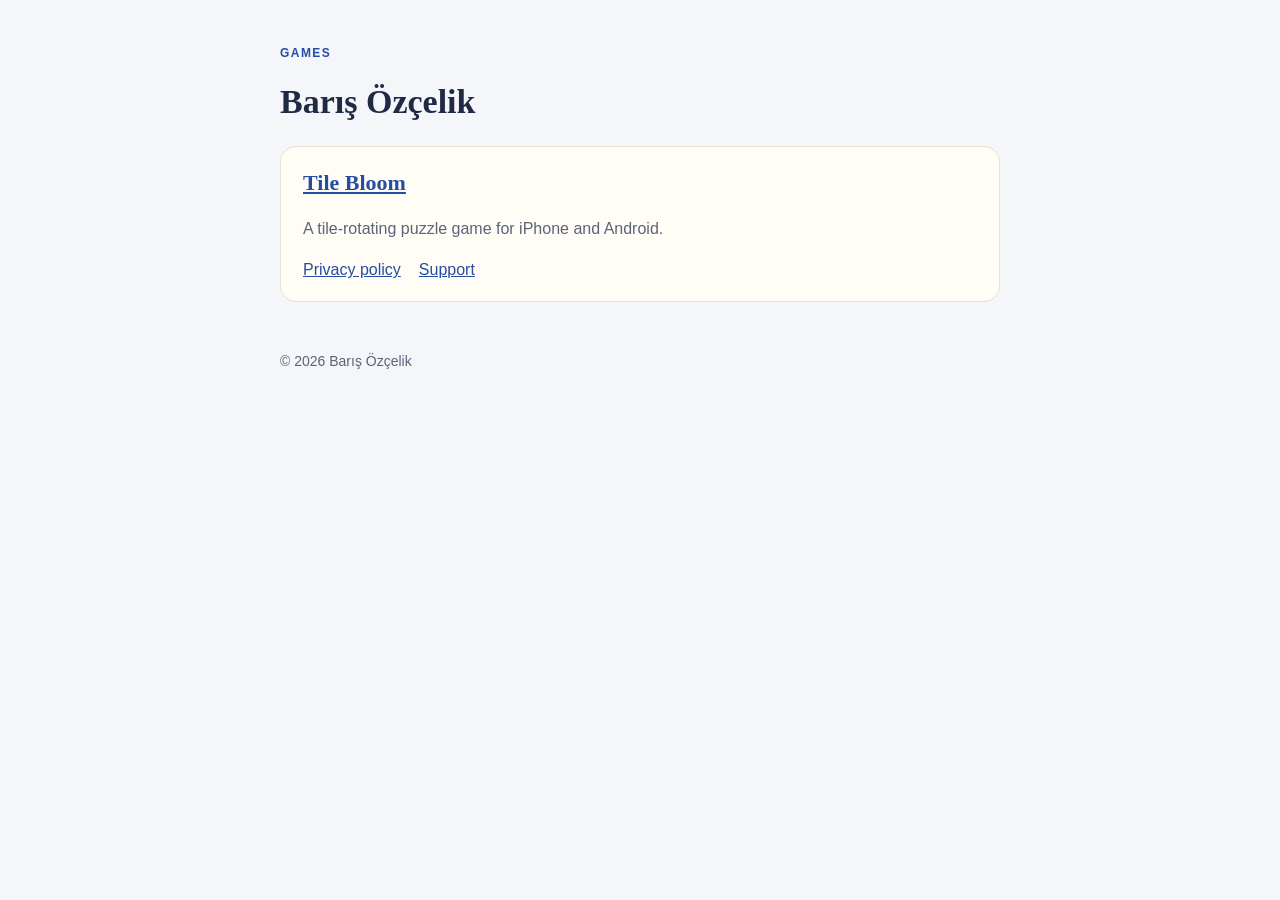
<file: index.html>
<!doctype html>
<html lang="en"><head><meta charset="utf-8"><meta name="viewport" content="width=device-width, initial-scale=1"><title>Barış Özçelik – Games</title><link rel="stylesheet" href="style.css"></head>
<body><main>
<p class="kicker">Games</p>
<h1>Barış Özçelik</h1>
<div class="card"><h2 style="margin-top:0"><a href="tile-bloom/">Tile Bloom</a></h2><p class="muted">A tile-rotating puzzle game for iPhone and Android.</p><nav><a href="tile-bloom/privacy.html">Privacy policy</a><a href="tile-bloom/support.html">Support</a></nav></div>
<footer>© 2026 Barış Özçelik</footer>
</main></body></html>
</file>
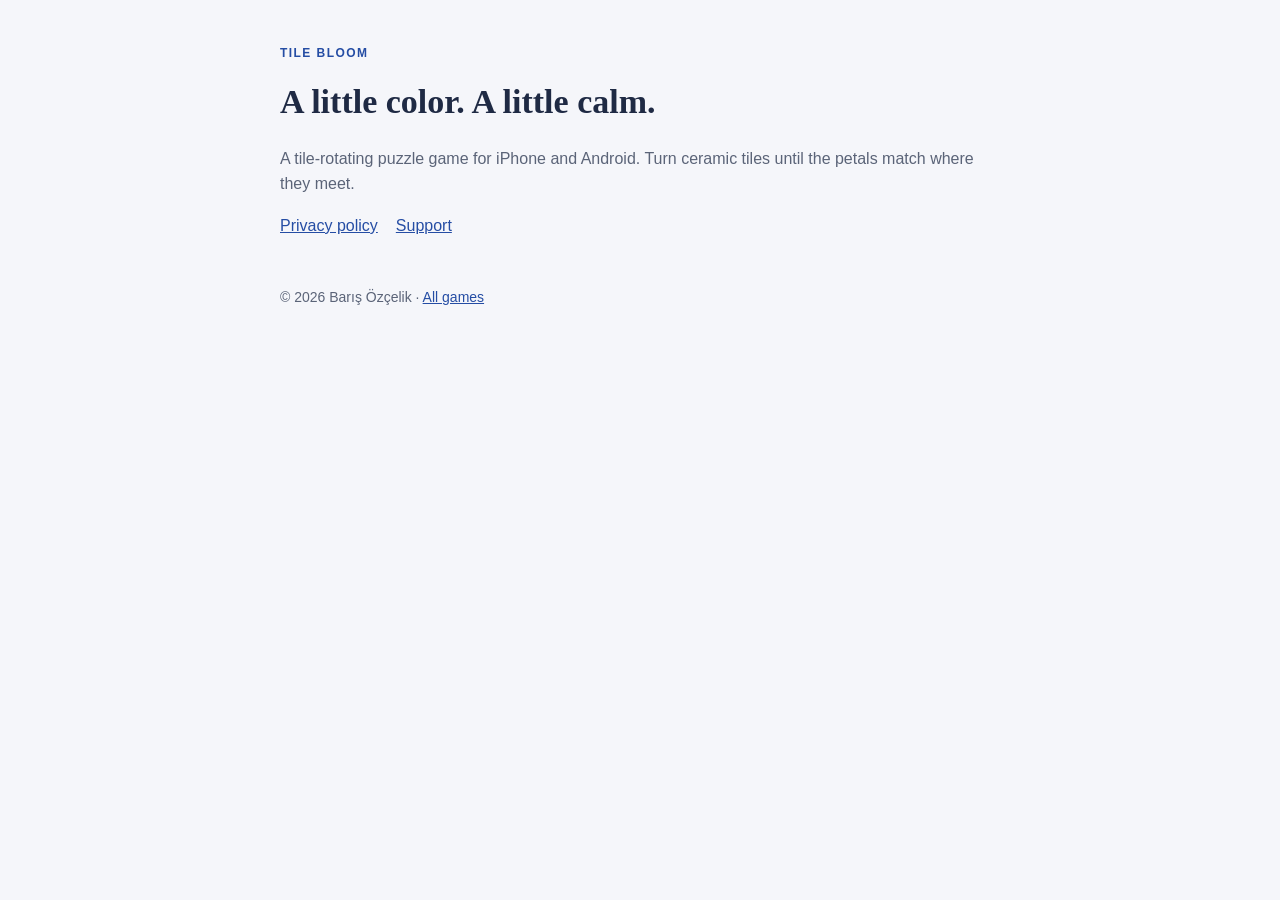
<file: tile-bloom/index.html>
<!doctype html>
<html lang="en"><head><meta charset="utf-8"><meta name="viewport" content="width=device-width, initial-scale=1"><title>Tile Bloom</title><link rel="stylesheet" href="../style.css"></head>
<body><main>
<p class="kicker">Tile Bloom</p>
<h1>A little color. A little calm.</h1>
<p class="muted">A tile-rotating puzzle game for iPhone and Android. Turn ceramic tiles until the petals match where they meet.</p>
<nav><a href="privacy.html">Privacy policy</a><a href="support.html">Support</a></nav>
<footer>© 2026 Barış Özçelik · <a href="../">All games</a></footer>
</main></body></html>
</file>
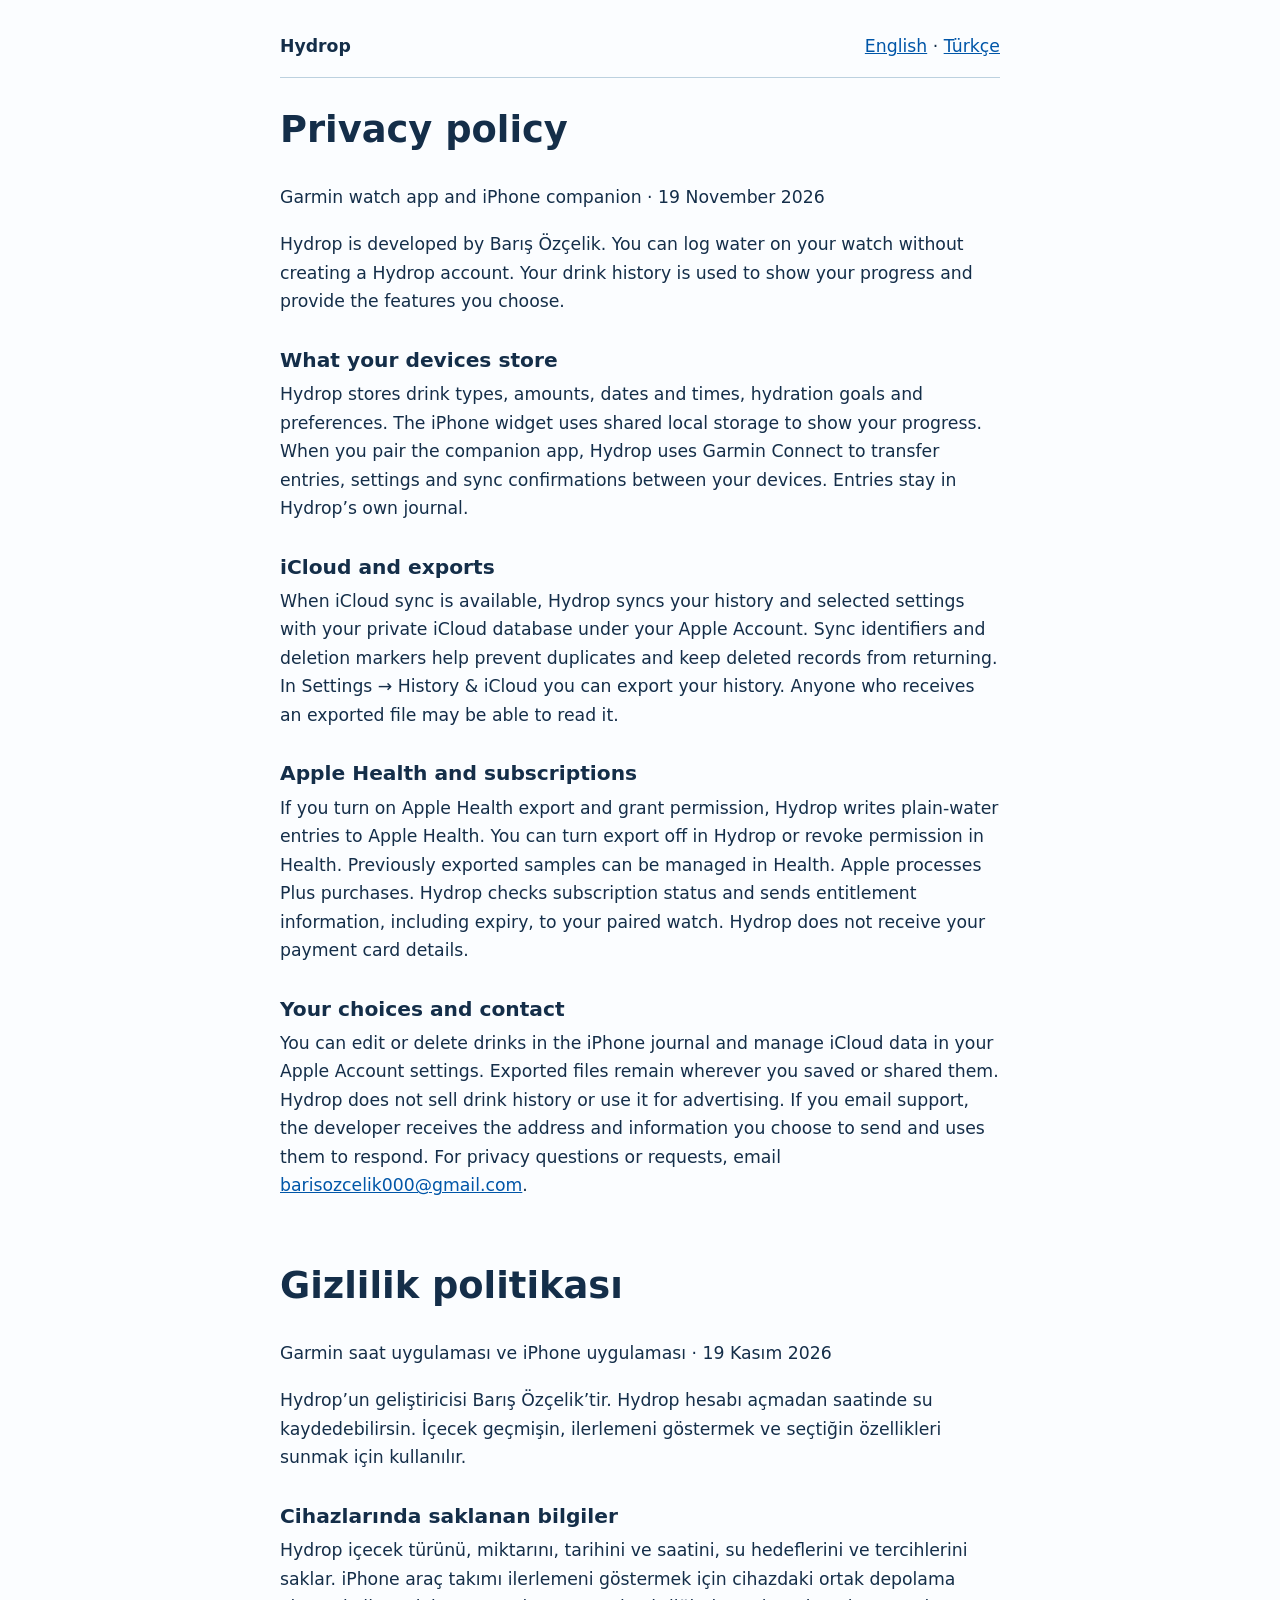
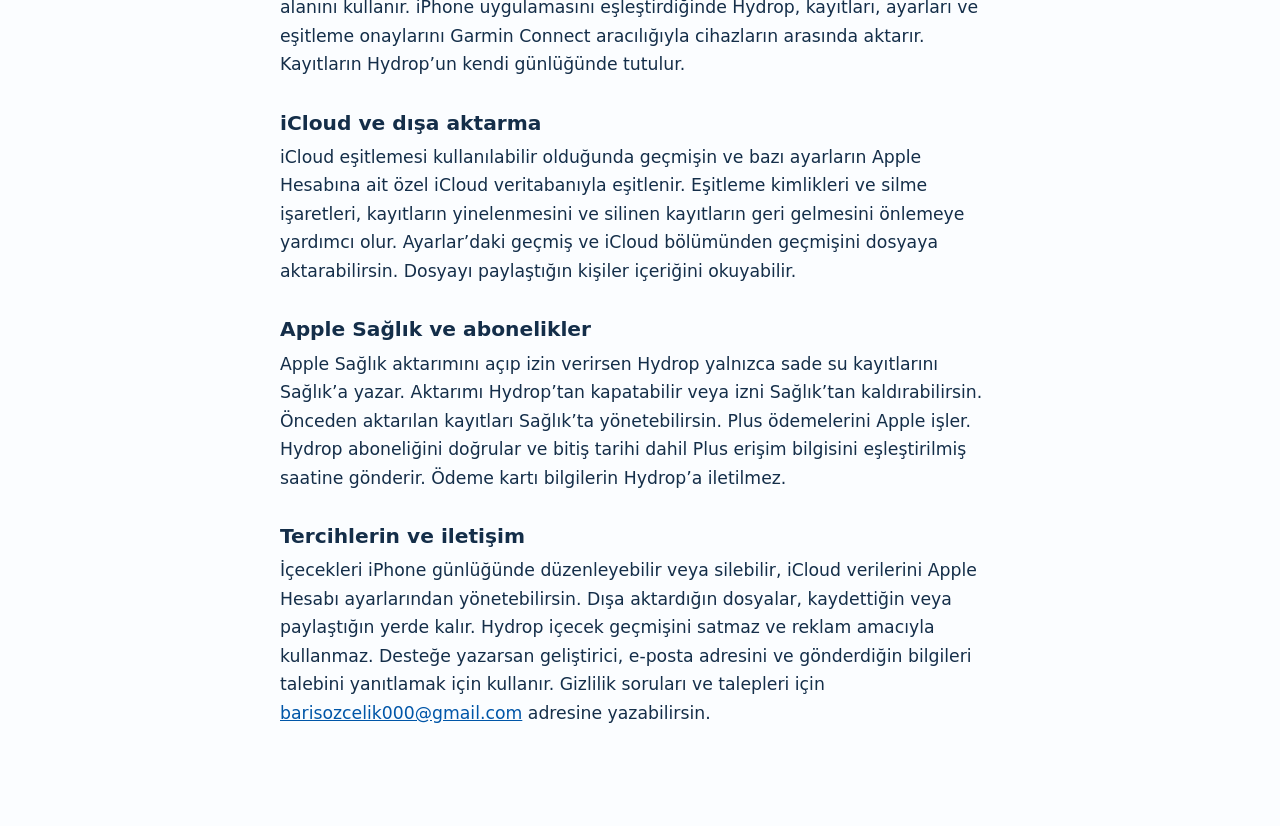
<file: hydrop/privacy/index.html>
<!doctype html><html lang="en"><meta charset="utf-8"><meta name="viewport" content="width=device-width, initial-scale=1"><title>Hydrop Privacy · Gizlilik</title><style>body{max-width:45rem;margin:auto;padding:2rem 1.3rem 5rem;color:#142e49;background:#fbfdff;font:1.08rem/1.65 system-ui}nav{display:flex;justify-content:space-between;border-bottom:1px solid #bcd1df;padding-bottom:1rem}a{color:#0056a8}h1,h2,h3{line-height:1.2}h1,h2{font-size:2.3rem}h3{margin:2rem 0 .4rem}p{margin:.5rem 0 1.2rem}section{margin-top:4rem}</style>
<nav><strong>Hydrop</strong><span><a href="#en">English</a> · <a href="#tr" lang="tr">Türkçe</a></span></nav><main>
<article id="en"><h1>Privacy policy</h1><p>Garmin watch app and iPhone companion · 19 November 2026</p>
<p>Hydrop is developed by Barış Özçelik. You can log water on your watch without creating a Hydrop account. Your drink history is used to show your progress and provide the features you choose.</p>
<h3>What your devices store</h3><p>Hydrop stores drink types, amounts, dates and times, hydration goals and preferences. The iPhone widget uses shared local storage to show your progress. When you pair the companion app, Hydrop uses Garmin Connect to transfer entries, settings and sync confirmations between your devices. Entries stay in Hydrop’s own journal.</p>
<h3>iCloud and exports</h3><p>When iCloud sync is available, Hydrop syncs your history and selected settings with your private iCloud database under your Apple Account. Sync identifiers and deletion markers help prevent duplicates and keep deleted records from returning. In Settings → History &amp; iCloud you can export your history. Anyone who receives an exported file may be able to read it.</p>
<h3>Apple Health and subscriptions</h3><p>If you turn on Apple Health export and grant permission, Hydrop writes plain-water entries to Apple Health. You can turn export off in Hydrop or revoke permission in Health. Previously exported samples can be managed in Health. Apple processes Plus purchases. Hydrop checks subscription status and sends entitlement information, including expiry, to your paired watch. Hydrop does not receive your payment card details.</p>
<h3>Your choices and contact</h3><p>You can edit or delete drinks in the iPhone journal and manage iCloud data in your Apple Account settings. Exported files remain wherever you saved or shared them. Hydrop does not sell drink history or use it for advertising. If you email support, the developer receives the address and information you choose to send and uses them to respond. For privacy questions or requests, email <a href="mailto:barisozcelik000@gmail.com">barisozcelik000@gmail.com</a>.</p></article>
<section lang="tr" id="tr"><h2>Gizlilik politikası</h2><p>Garmin saat uygulaması ve iPhone uygulaması · 19 Kasım 2026</p><p>Hydrop’un geliştiricisi Barış Özçelik’tir. Hydrop hesabı açmadan saatinde su kaydedebilirsin. İçecek geçmişin, ilerlemeni göstermek ve seçtiğin özellikleri sunmak için kullanılır.</p>
<h3>Cihazlarında saklanan bilgiler</h3><p>Hydrop içecek türünü, miktarını, tarihini ve saatini, su hedeflerini ve tercihlerini saklar. iPhone araç takımı ilerlemeni göstermek için cihazdaki ortak depolama alanını kullanır. iPhone uygulamasını eşleştirdiğinde Hydrop, kayıtları, ayarları ve eşitleme onaylarını Garmin Connect aracılığıyla cihazların arasında aktarır. Kayıtların Hydrop’un kendi günlüğünde tutulur.</p>
<h3>iCloud ve dışa aktarma</h3><p>iCloud eşitlemesi kullanılabilir olduğunda geçmişin ve bazı ayarların Apple Hesabına ait özel iCloud veritabanıyla eşitlenir. Eşitleme kimlikleri ve silme işaretleri, kayıtların yinelenmesini ve silinen kayıtların geri gelmesini önlemeye yardımcı olur. Ayarlar’daki geçmiş ve iCloud bölümünden geçmişini dosyaya aktarabilirsin. Dosyayı paylaştığın kişiler içeriğini okuyabilir.</p>
<h3>Apple Sağlık ve abonelikler</h3><p>Apple Sağlık aktarımını açıp izin verirsen Hydrop yalnızca sade su kayıtlarını Sağlık’a yazar. Aktarımı Hydrop’tan kapatabilir veya izni Sağlık’tan kaldırabilirsin. Önceden aktarılan kayıtları Sağlık’ta yönetebilirsin. Plus ödemelerini Apple işler. Hydrop aboneliğini doğrular ve bitiş tarihi dahil Plus erişim bilgisini eşleştirilmiş saatine gönderir. Ödeme kartı bilgilerin Hydrop’a iletilmez.</p>
<h3>Tercihlerin ve iletişim</h3><p>İçecekleri iPhone günlüğünde düzenleyebilir veya silebilir, iCloud verilerini Apple Hesabı ayarlarından yönetebilirsin. Dışa aktardığın dosyalar, kaydettiğin veya paylaştığın yerde kalır. Hydrop içecek geçmişini satmaz ve reklam amacıyla kullanmaz. Desteğe yazarsan geliştirici, e-posta adresini ve gönderdiğin bilgileri talebini yanıtlamak için kullanır. Gizlilik soruları ve talepleri için <a href="mailto:barisozcelik000@gmail.com">barisozcelik000@gmail.com</a> adresine yazabilirsin.</p></section></main></html>
</file>
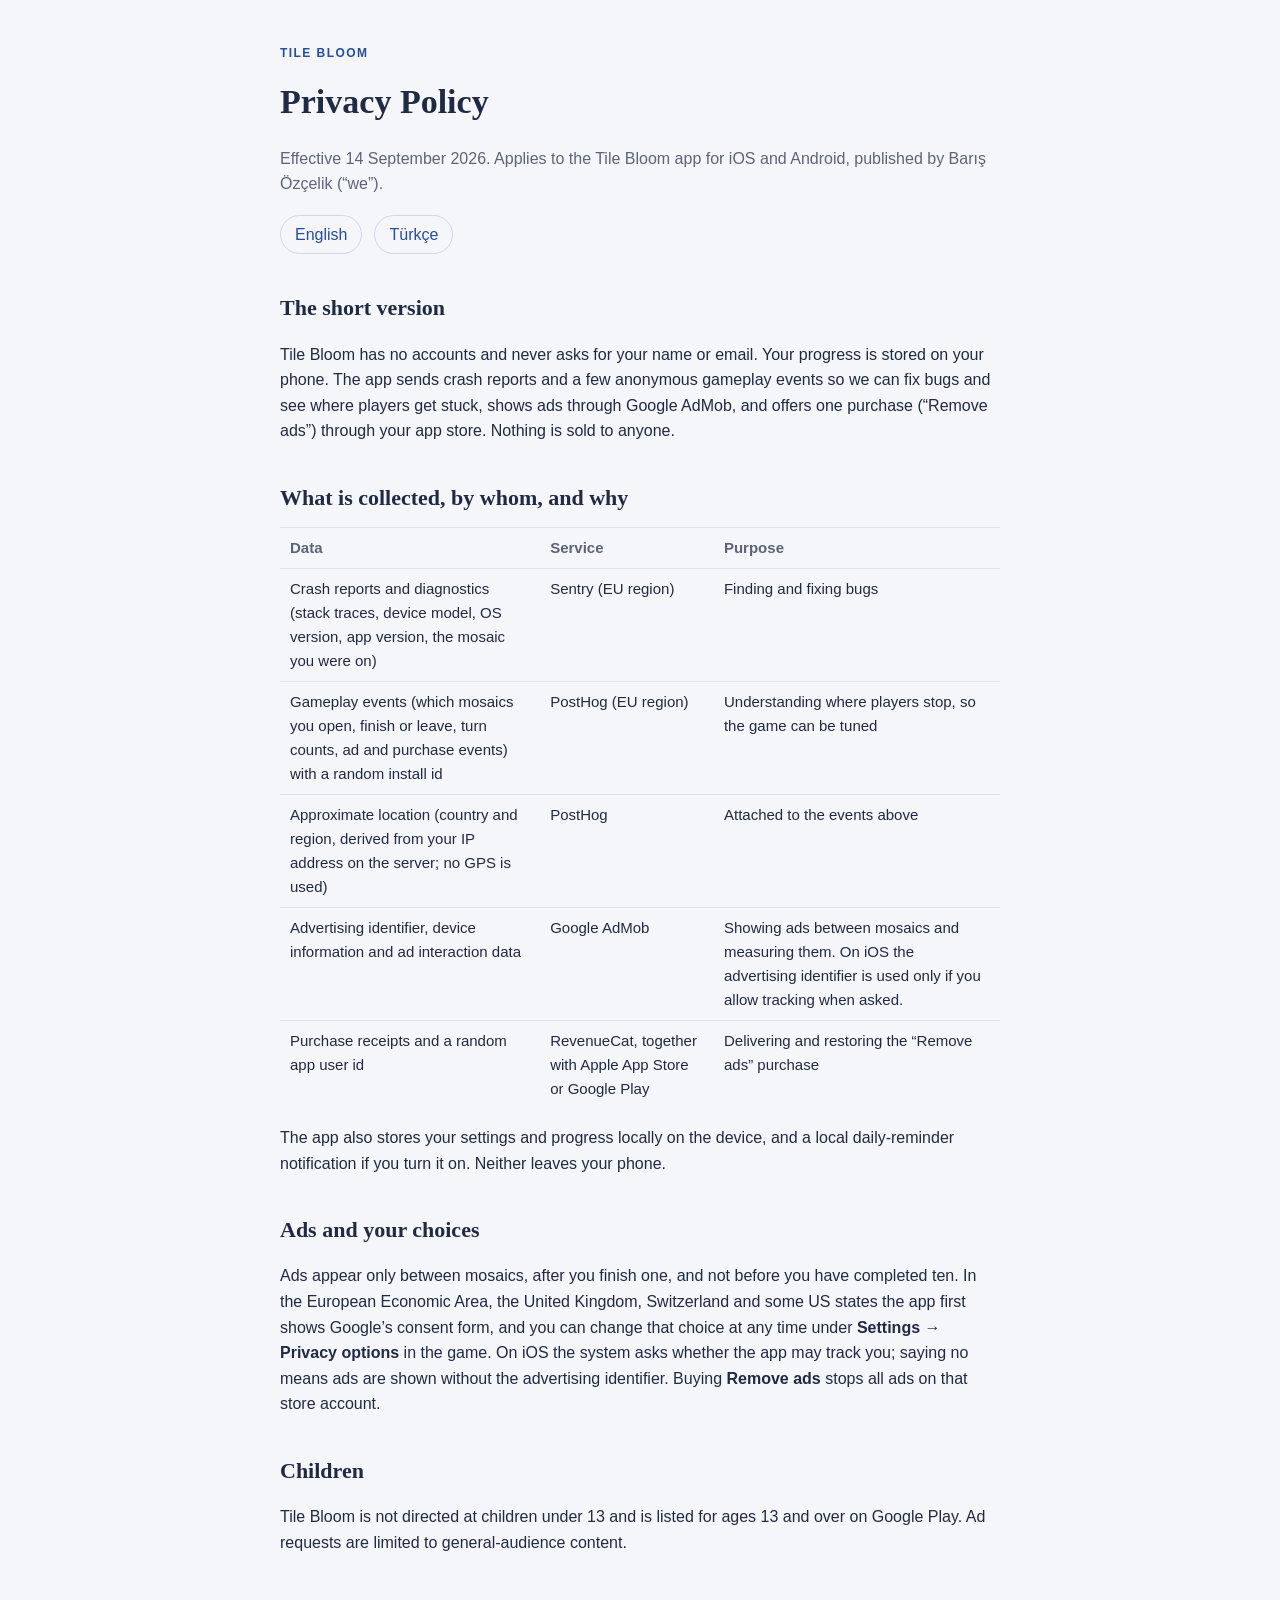
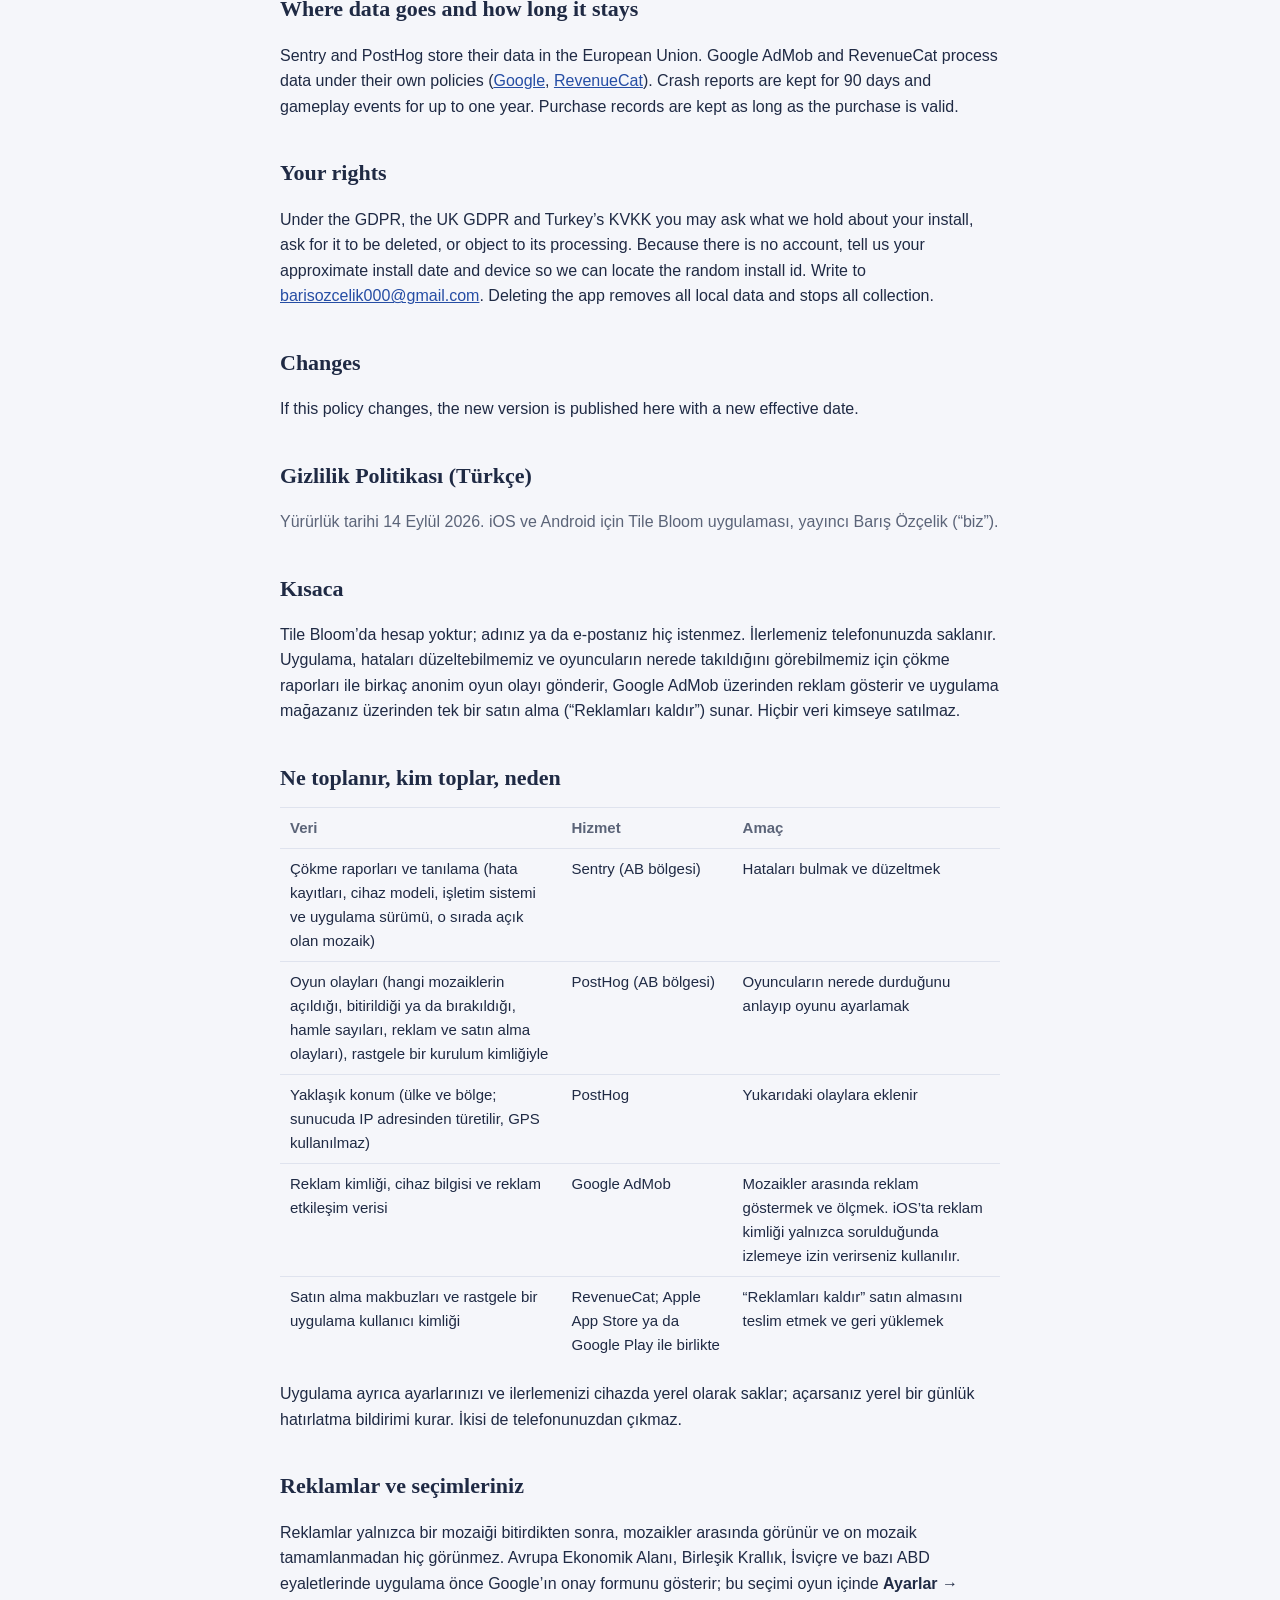
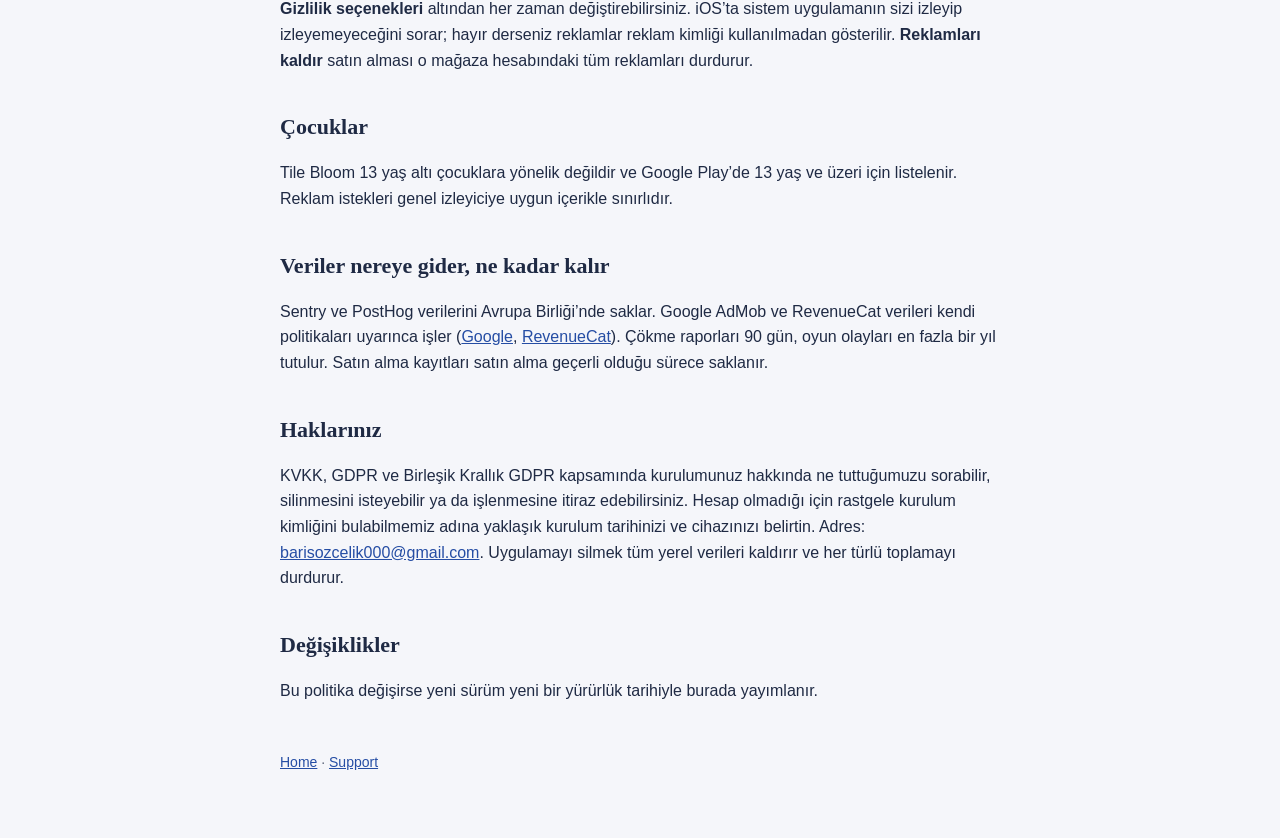
<file: privacy.html>
<!doctype html>
<html lang="en"><head><meta charset="utf-8"><meta name="viewport" content="width=device-width, initial-scale=1"><title>Tile Bloom – Privacy Policy</title><link rel="stylesheet" href="style.css"></head>
<body><main>
<p class="kicker">Tile Bloom</p>
<h1>Privacy Policy</h1>
<p class="muted">Effective 14 September 2026. Applies to the Tile Bloom app for iOS and Android, published by Barış Özçelik (“we”).</p>
<div class="lang"><a href="#en">English</a><a href="#tr">Türkçe</a></div>

<section id="en">
<h2>The short version</h2>
<p>Tile Bloom has no accounts and never asks for your name or email. Your progress is stored on your phone. The app sends crash reports and a few anonymous gameplay events so we can fix bugs and see where players get stuck, shows ads through Google AdMob, and offers one purchase (“Remove ads”) through your app store. Nothing is sold to anyone.</p>

<h2>What is collected, by whom, and why</h2>
<table>
<tr><th>Data</th><th>Service</th><th>Purpose</th></tr>
<tr><td>Crash reports and diagnostics (stack traces, device model, OS version, app version, the mosaic you were on)</td><td>Sentry (EU region)</td><td>Finding and fixing bugs</td></tr>
<tr><td>Gameplay events (which mosaics you open, finish or leave, turn counts, ad and purchase events) with a random install id</td><td>PostHog (EU region)</td><td>Understanding where players stop, so the game can be tuned</td></tr>
<tr><td>Approximate location (country and region, derived from your IP address on the server; no GPS is used)</td><td>PostHog</td><td>Attached to the events above</td></tr>
<tr><td>Advertising identifier, device information and ad interaction data</td><td>Google AdMob</td><td>Showing ads between mosaics and measuring them. On iOS the advertising identifier is used only if you allow tracking when asked.</td></tr>
<tr><td>Purchase receipts and a random app user id</td><td>RevenueCat, together with Apple App Store or Google Play</td><td>Delivering and restoring the “Remove ads” purchase</td></tr>
</table>
<p>The app also stores your settings and progress locally on the device, and a local daily-reminder notification if you turn it on. Neither leaves your phone.</p>

<h2>Ads and your choices</h2>
<p>Ads appear only between mosaics, after you finish one, and not before you have completed ten. In the European Economic Area, the United Kingdom, Switzerland and some US states the app first shows Google’s consent form, and you can change that choice at any time under <strong>Settings → Privacy options</strong> in the game. On iOS the system asks whether the app may track you; saying no means ads are shown without the advertising identifier. Buying <strong>Remove ads</strong> stops all ads on that store account.</p>

<h2>Children</h2>
<p>Tile Bloom is not directed at children under 13 and is listed for ages 13 and over on Google Play. Ad requests are limited to general-audience content.</p>

<h2>Where data goes and how long it stays</h2>
<p>Sentry and PostHog store their data in the European Union. Google AdMob and RevenueCat process data under their own policies (<a href="https://policies.google.com/privacy">Google</a>, <a href="https://www.revenuecat.com/privacy">RevenueCat</a>). Crash reports are kept for 90 days and gameplay events for up to one year. Purchase records are kept as long as the purchase is valid.</p>

<h2>Your rights</h2>
<p>Under the GDPR, the UK GDPR and Turkey’s KVKK you may ask what we hold about your install, ask for it to be deleted, or object to its processing. Because there is no account, tell us your approximate install date and device so we can locate the random install id. Write to <a href="mailto:barisozcelik000@gmail.com">barisozcelik000@gmail.com</a>. Deleting the app removes all local data and stops all collection.</p>

<h2>Changes</h2>
<p>If this policy changes, the new version is published here with a new effective date.</p>
</section>

<section id="tr" lang="tr">
<h2>Gizlilik Politikası (Türkçe)</h2>
<p class="muted">Yürürlük tarihi 14 Eylül 2026. iOS ve Android için Tile Bloom uygulaması, yayıncı Barış Özçelik (“biz”).</p>

<h2>Kısaca</h2>
<p>Tile Bloom’da hesap yoktur; adınız ya da e-postanız hiç istenmez. İlerlemeniz telefonunuzda saklanır. Uygulama, hataları düzeltebilmemiz ve oyuncuların nerede takıldığını görebilmemiz için çökme raporları ile birkaç anonim oyun olayı gönderir, Google AdMob üzerinden reklam gösterir ve uygulama mağazanız üzerinden tek bir satın alma (“Reklamları kaldır”) sunar. Hiçbir veri kimseye satılmaz.</p>

<h2>Ne toplanır, kim toplar, neden</h2>
<table>
<tr><th>Veri</th><th>Hizmet</th><th>Amaç</th></tr>
<tr><td>Çökme raporları ve tanılama (hata kayıtları, cihaz modeli, işletim sistemi ve uygulama sürümü, o sırada açık olan mozaik)</td><td>Sentry (AB bölgesi)</td><td>Hataları bulmak ve düzeltmek</td></tr>
<tr><td>Oyun olayları (hangi mozaiklerin açıldığı, bitirildiği ya da bırakıldığı, hamle sayıları, reklam ve satın alma olayları), rastgele bir kurulum kimliğiyle</td><td>PostHog (AB bölgesi)</td><td>Oyuncuların nerede durduğunu anlayıp oyunu ayarlamak</td></tr>
<tr><td>Yaklaşık konum (ülke ve bölge; sunucuda IP adresinden türetilir, GPS kullanılmaz)</td><td>PostHog</td><td>Yukarıdaki olaylara eklenir</td></tr>
<tr><td>Reklam kimliği, cihaz bilgisi ve reklam etkileşim verisi</td><td>Google AdMob</td><td>Mozaikler arasında reklam göstermek ve ölçmek. iOS’ta reklam kimliği yalnızca sorulduğunda izlemeye izin verirseniz kullanılır.</td></tr>
<tr><td>Satın alma makbuzları ve rastgele bir uygulama kullanıcı kimliği</td><td>RevenueCat; Apple App Store ya da Google Play ile birlikte</td><td>“Reklamları kaldır” satın almasını teslim etmek ve geri yüklemek</td></tr>
</table>
<p>Uygulama ayrıca ayarlarınızı ve ilerlemenizi cihazda yerel olarak saklar; açarsanız yerel bir günlük hatırlatma bildirimi kurar. İkisi de telefonunuzdan çıkmaz.</p>

<h2>Reklamlar ve seçimleriniz</h2>
<p>Reklamlar yalnızca bir mozaiği bitirdikten sonra, mozaikler arasında görünür ve on mozaik tamamlanmadan hiç görünmez. Avrupa Ekonomik Alanı, Birleşik Krallık, İsviçre ve bazı ABD eyaletlerinde uygulama önce Google’ın onay formunu gösterir; bu seçimi oyun içinde <strong>Ayarlar → Gizlilik seçenekleri</strong> altından her zaman değiştirebilirsiniz. iOS’ta sistem uygulamanın sizi izleyip izleyemeyeceğini sorar; hayır derseniz reklamlar reklam kimliği kullanılmadan gösterilir. <strong>Reklamları kaldır</strong> satın alması o mağaza hesabındaki tüm reklamları durdurur.</p>

<h2>Çocuklar</h2>
<p>Tile Bloom 13 yaş altı çocuklara yönelik değildir ve Google Play’de 13 yaş ve üzeri için listelenir. Reklam istekleri genel izleyiciye uygun içerikle sınırlıdır.</p>

<h2>Veriler nereye gider, ne kadar kalır</h2>
<p>Sentry ve PostHog verilerini Avrupa Birliği’nde saklar. Google AdMob ve RevenueCat verileri kendi politikaları uyarınca işler (<a href="https://policies.google.com/privacy">Google</a>, <a href="https://www.revenuecat.com/privacy">RevenueCat</a>). Çökme raporları 90 gün, oyun olayları en fazla bir yıl tutulur. Satın alma kayıtları satın alma geçerli olduğu sürece saklanır.</p>

<h2>Haklarınız</h2>
<p>KVKK, GDPR ve Birleşik Krallık GDPR kapsamında kurulumunuz hakkında ne tuttuğumuzu sorabilir, silinmesini isteyebilir ya da işlenmesine itiraz edebilirsiniz. Hesap olmadığı için rastgele kurulum kimliğini bulabilmemiz adına yaklaşık kurulum tarihinizi ve cihazınızı belirtin. Adres: <a href="mailto:barisozcelik000@gmail.com">barisozcelik000@gmail.com</a>. Uygulamayı silmek tüm yerel verileri kaldırır ve her türlü toplamayı durdurur.</p>

<h2>Değişiklikler</h2>
<p>Bu politika değişirse yeni sürüm yeni bir yürürlük tarihiyle burada yayımlanır.</p>
</section>

<footer><a href="index.html">Home</a> · <a href="support.html">Support</a></footer>
</main></body></html>
</file>
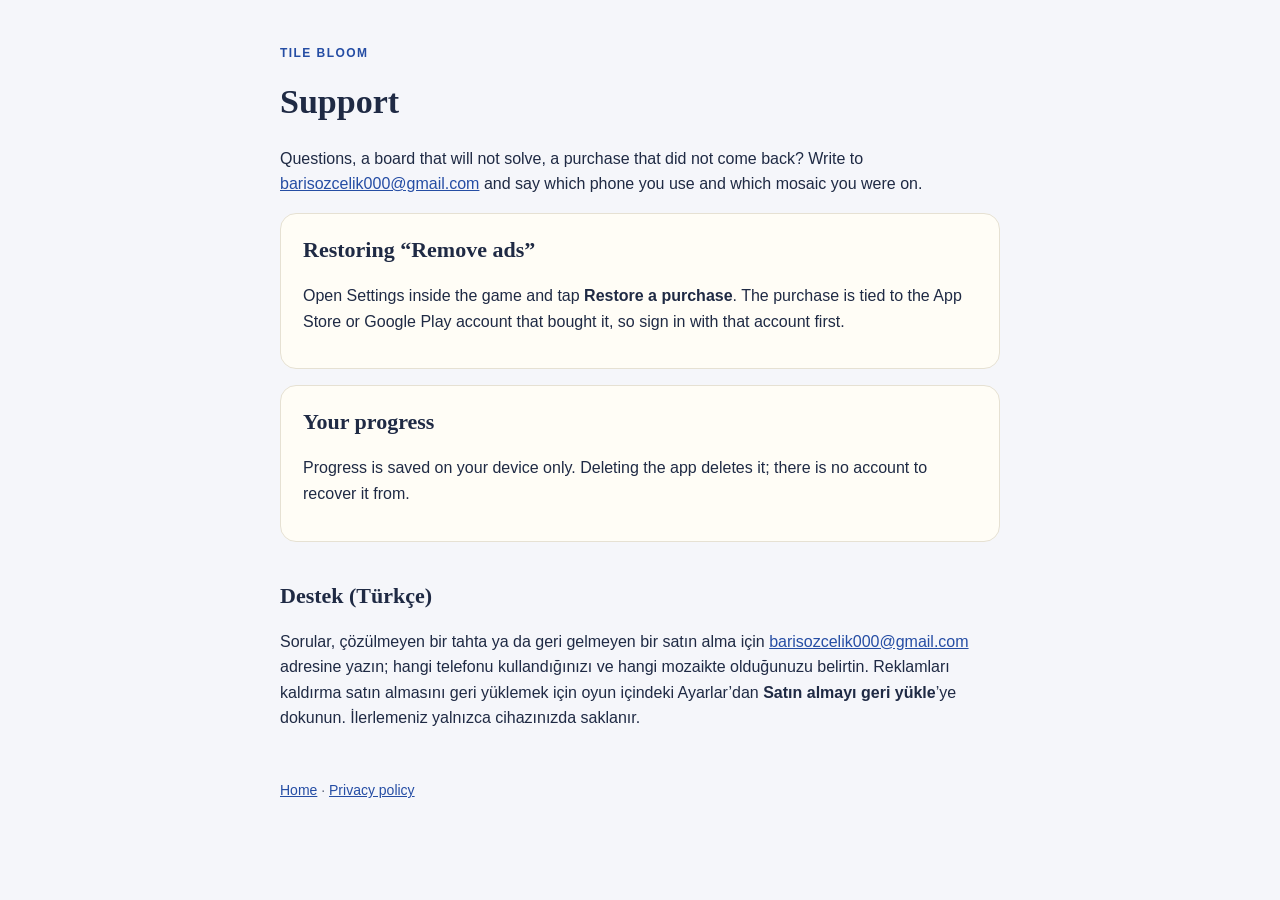
<file: support.html>
<!doctype html>
<html lang="en"><head><meta charset="utf-8"><meta name="viewport" content="width=device-width, initial-scale=1"><title>Tile Bloom – Support</title><link rel="stylesheet" href="style.css"></head>
<body><main>
<p class="kicker">Tile Bloom</p>
<h1>Support</h1>
<p>Questions, a board that will not solve, a purchase that did not come back? Write to <a href="mailto:barisozcelik000@gmail.com">barisozcelik000@gmail.com</a> and say which phone you use and which mosaic you were on.</p>
<div class="card"><h2 style="margin-top:0">Restoring “Remove ads”</h2><p>Open Settings inside the game and tap <strong>Restore a purchase</strong>. The purchase is tied to the App Store or Google Play account that bought it, so sign in with that account first.</p></div>
<div class="card"><h2 style="margin-top:0">Your progress</h2><p>Progress is saved on your device only. Deleting the app deletes it; there is no account to recover it from.</p></div>
<h2 lang="tr">Destek (Türkçe)</h2>
<p lang="tr">Sorular, çözülmeyen bir tahta ya da geri gelmeyen bir satın alma için <a href="mailto:barisozcelik000@gmail.com">barisozcelik000@gmail.com</a> adresine yazın; hangi telefonu kullandığınızı ve hangi mozaikte olduğunuzu belirtin. Reklamları kaldırma satın almasını geri yüklemek için oyun içindeki Ayarlar’dan <strong>Satın almayı geri yükle</strong>’ye dokunun. İlerlemeniz yalnızca cihazınızda saklanır.</p>
<footer><a href="index.html">Home</a> · <a href="privacy.html">Privacy policy</a></footer>
</main></body></html>
</file>
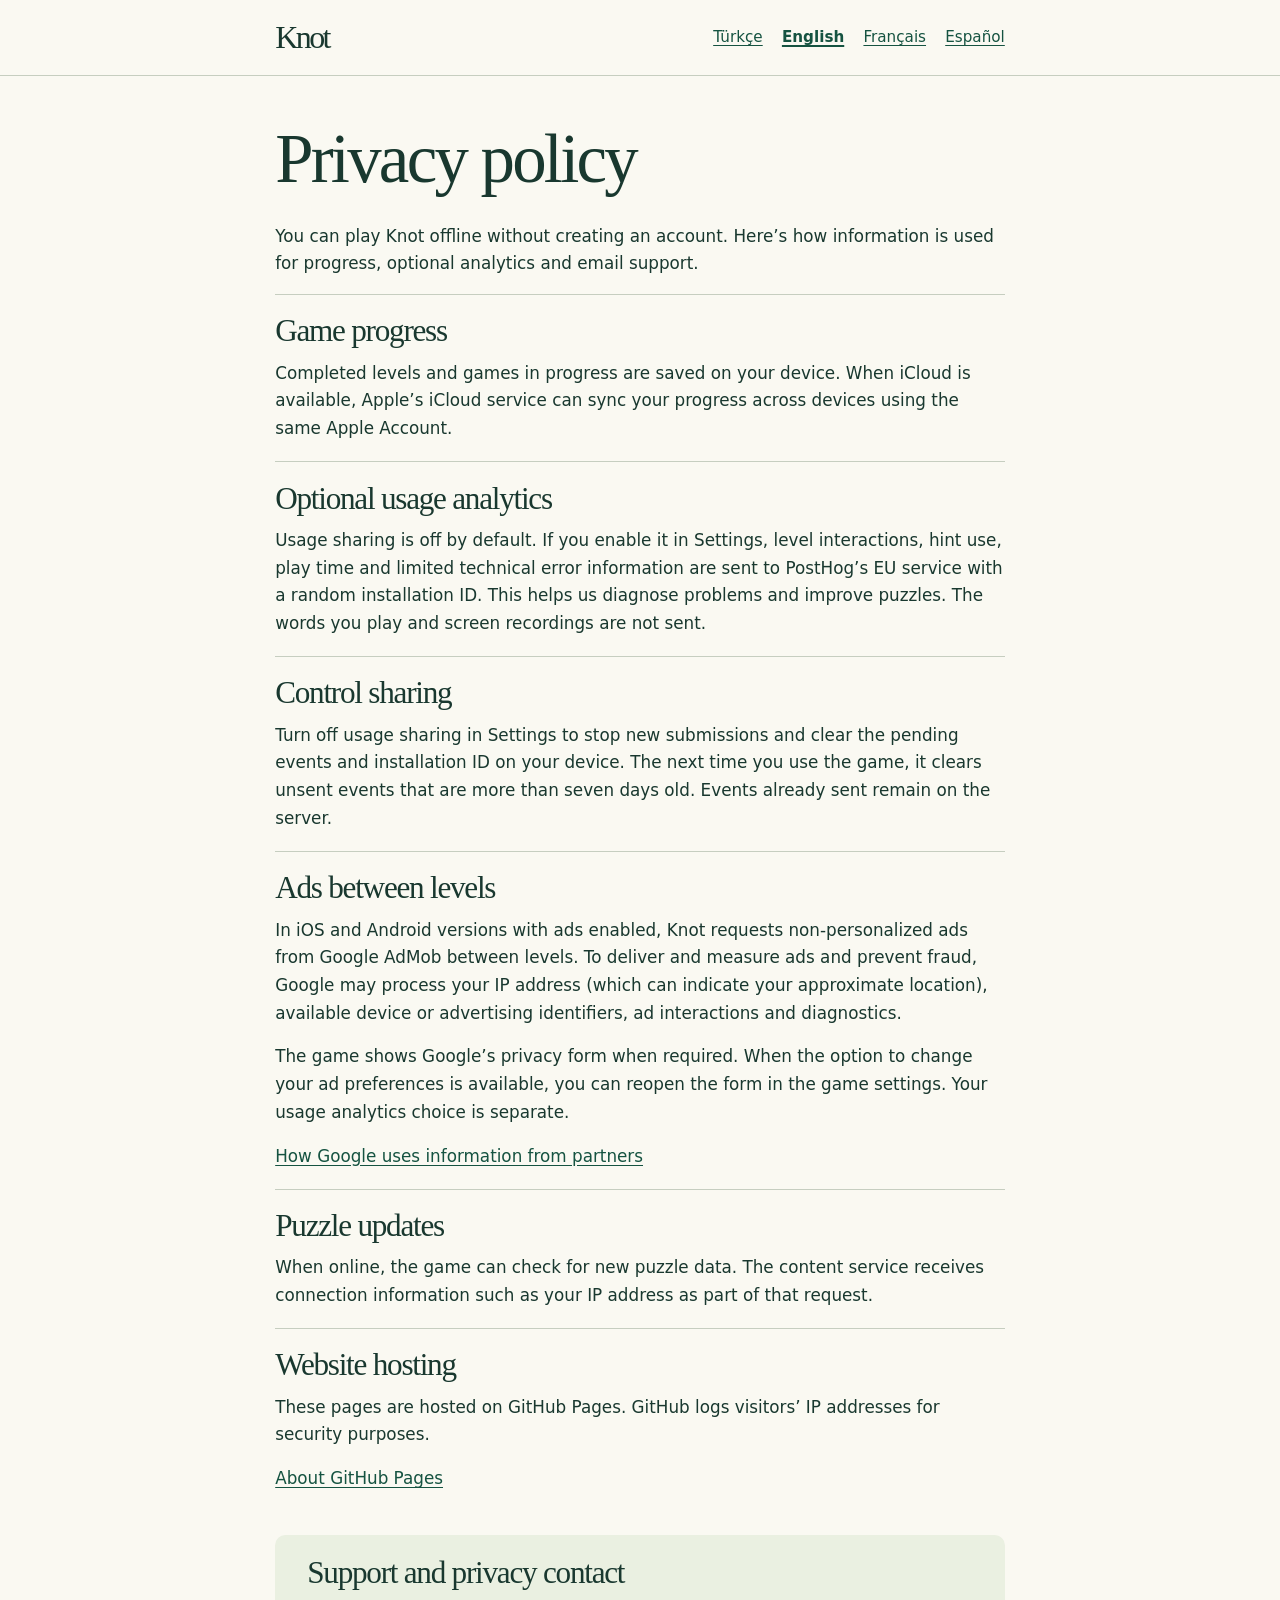
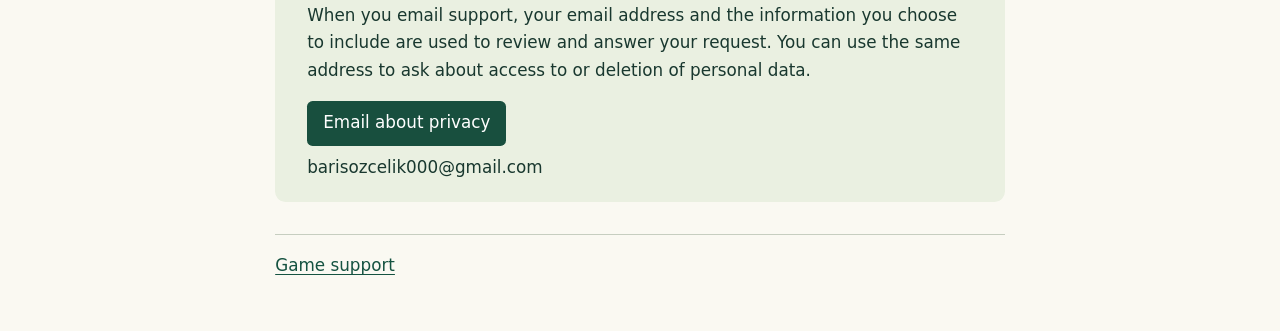
<file: dugum/privacy.html>
<!doctype html><html lang="tr"><head><meta charset="utf-8"><meta name="viewport" content="width=device-width, initial-scale=1"><title>Gizlilik politikası · Düğüm</title><style>
*{box-sizing:border-box}body{margin:0;background:#faf9f2;color:#19382f;font:1.05rem/1.65 system-ui,sans-serif}.wrap{max-width:52rem;margin:0 auto;padding:1.2rem clamp(1.15rem,5vw,3.2rem)}header{border-bottom:1px solid #c6cec0}.top,.lang{display:flex;align-items:center;justify-content:space-between;gap:.5rem 1.2rem;flex-wrap:wrap}.brand{font:2rem Georgia,serif;letter-spacing:-.08em}.lang a{font-size:.95rem}.lang [aria-current]{font-weight:750;text-decoration-thickness:.16em}a{color:#155341;text-underline-offset:.2em;overflow-wrap:anywhere}a:focus-visible,summary:focus-visible{outline:3px solid #b25422;outline-offset:4px}h1,h2{font-family:Georgia,serif;font-weight:normal;line-height:1.15;letter-spacing:-.04em}h1{font-size:clamp(2.6rem,7vw,4.3rem);margin:1.5rem 0}h2{font-size:clamp(1.45rem,4vw,1.95rem);margin:0 0 .65rem}p{margin:.55rem 0 1rem}.topic,details{border-top:1px solid #c6cec0;padding:1.15rem 0}.topic p:last-child{margin-bottom:0}details{padding:0}summary{cursor:pointer;font-weight:650;padding:1rem 0}.contact{background:#eaf0e1;border-radius:.65rem;padding:1.25rem clamp(1.15rem,3vw,2rem);margin:1.5rem 0}.button{display:inline-block;background:#184f3e;color:white;border-radius:.35rem;padding:.55rem 1rem;text-decoration:none}.email{display:block;margin-top:.5rem}footer{border-top:1px solid #c6cec0;padding:1.1rem 0 2rem;margin-top:2rem}.lang a{padding:.25rem 0}[hidden]{display:none!important}</style></head><body><header><div class="wrap top"><span class="brand">Düğüm</span><nav class="lang" aria-label="Türkçe / English / Français / Español"><a href="?lang=tr#tr" lang="tr" hreflang="tr" data-lang="tr">Türkçe</a><a href="?lang=en#en" lang="en" hreflang="en" data-lang="en">English</a><a href="?lang=fr#fr" lang="fr" hreflang="fr" data-lang="fr">Français</a><a href="?lang=es#es" lang="es" hreflang="es" data-lang="es">Español</a></nav></div></header><main class="wrap"><section lang="tr" id="tr" data-title="Gizlilik politikası"><h1>Gizlilik politikası</h1><p>Düğüm’ü hesap açmadan ve çevrimdışı oynayabilirsin. Oyun ilerlemesi, isteğe bağlı analiz ve e-posta ile destek için verilerin nasıl kullanıldığı aşağıda açıklanmıştır.</p><div class="topic"><h2>Oyun ilerlemesi</h2><p>Tamamladığın bölümler ve sürmekte olan oyunların cihazında saklanır. iCloud kullanılabiliyorsa oyun ilerlemen Apple’ın iCloud hizmeti üzerinden aynı Apple Hesabındaki cihazların arasında eşitlenebilir.</p></div><div class="topic"><h2>İsteğe bağlı kullanım analizi</h2><p>Kullanım verilerini paylaşma varsayılan olarak kapalıdır. Ayarlardan açarsan bölüm etkileşimleri, ipucu kullanımı, oyun süresi ve sınırlı teknik hata bilgileri rastgele bir kurulum kimliğiyle PostHog’un Avrupa Birliği hizmetine gönderilir. Bu bilgiler oyundaki sorunları bulmak ve bölümleri geliştirmek için kullanılır. Oynadığın kelimeler veya ekran kaydı gönderilmez.</p></div><div class="topic"><h2>Paylaşımı yönetme</h2><p>Ayarlarda “Kullanım verilerini paylaş” seçeneğini kapatmak yeni veri gönderimini durdurur ve cihazdaki bekleyen olayları ve kurulum kimliğini siler. Oyun, yedi günden uzun süredir gönderilmeyi bekleyen kayıtları bir sonraki kullanımda siler. Daha önce gönderilen olaylar bu işlemle silinmez.</p></div><div class="topic"><h2>Bölüm arası reklamlar</h2><p>Reklamların etkin olduğu iOS ve Android sürümlerinde Düğüm, bölümler arasında Google AdMob’dan kişiselleştirilmemiş reklamlar ister. Google, reklam sunumu, ölçüm ve sahtekârlığı önleme amacıyla IP adresini (yaklaşık konum için de kullanılabilir), kullanılabilen cihaz veya reklam tanımlayıcılarını, reklam etkileşimlerini ve tanılama verilerini işleyebilir.</p><p>Google’ın gizlilik formu gerektiğinde oyunda açılır. Reklam tercihlerini değiştirme seçeneği sunulduğunda bu forma oyun ayarlarından yeniden ulaşabilirsin. Kullanım analizi için yaptığın seçim ayrı tutulur.</p><p><a href="https://policies.google.com/technologies/partner-sites?hl=tr">Google’ın iş ortaklarından gelen verileri nasıl kullandığı</a></p></div><div class="topic"><h2>Bölüm güncellemeleri</h2><p>İnternet bağlantısı olduğunda oyun yeni bölüm verilerini kontrol edebilir. Bu sırada içerik hizmeti, IP adresi gibi bağlantı bilgilerini alır.</p></div><div class="topic"><h2>Bu sitenin barındırılması</h2><p>Bu sayfalar GitHub Pages üzerinde yayımlanır. GitHub, güvenlik amacıyla ziyaretçilerin IP adreslerini kaydeder.</p><a href="https://docs.github.com/en/pages/getting-started-with-github-pages/what-is-github-pages#data-collection">GitHub Pages hakkında</a></div><aside class="contact"><h2>Destek ve gizlilik için iletişim</h2><p>Destek için e-posta gönderdiğinde e-posta adresin ve kendi yazdığın bilgiler talebini incelemek ve yanıtlamak için kullanılır. Kişisel verilerine erişim veya silme hakkında aynı adrese yazabilirsin.</p><a class="button" href="mailto:barisozcelik000@gmail.com?subject=D%C3%BC%C4%9F%C3%BCm%20gizlilik%20talebi">Gizlilik hakkında e-posta gönder</a><span class="email">barisozcelik000@gmail.com</span></aside><footer><a href="support.html?lang=tr">Oyun desteği</a></footer></section><section lang="en" id="en" data-title="Privacy policy"><h1>Privacy policy</h1><p>You can play Knot offline without creating an account. Here’s how information is used for progress, optional analytics and email support.</p><div class="topic"><h2>Game progress</h2><p>Completed levels and games in progress are saved on your device. When iCloud is available, Apple’s iCloud service can sync your progress across devices using the same Apple Account.</p></div><div class="topic"><h2>Optional usage analytics</h2><p>Usage sharing is off by default. If you enable it in Settings, level interactions, hint use, play time and limited technical error information are sent to PostHog’s EU service with a random installation ID. This helps us diagnose problems and improve puzzles. The words you play and screen recordings are not sent.</p></div><div class="topic"><h2>Control sharing</h2><p>Turn off usage sharing in Settings to stop new submissions and clear the pending events and installation ID on your device. The next time you use the game, it clears unsent events that are more than seven days old. Events already sent remain on the server.</p></div><div class="topic"><h2>Ads between levels</h2><p>In iOS and Android versions with ads enabled, Knot requests non-personalized ads from Google AdMob between levels. To deliver and measure ads and prevent fraud, Google may process your IP address (which can indicate your approximate location), available device or advertising identifiers, ad interactions and diagnostics.</p><p>The game shows Google’s privacy form when required. When the option to change your ad preferences is available, you can reopen the form in the game settings. Your usage analytics choice is separate.</p><p><a href="https://policies.google.com/technologies/partner-sites?hl=en">How Google uses information from partners</a></p></div><div class="topic"><h2>Puzzle updates</h2><p>When online, the game can check for new puzzle data. The content service receives connection information such as your IP address as part of that request.</p></div><div class="topic"><h2>Website hosting</h2><p>These pages are hosted on GitHub Pages. GitHub logs visitors’ IP addresses for security purposes.</p><a href="https://docs.github.com/en/pages/getting-started-with-github-pages/what-is-github-pages#data-collection">About GitHub Pages</a></div><aside class="contact"><h2>Support and privacy contact</h2><p>When you email support, your email address and the information you choose to include are used to review and answer your request. You can use the same address to ask about access to or deletion of personal data.</p><a class="button" href="mailto:barisozcelik000@gmail.com?subject=Knot%20privacy%20request">Email about privacy</a><span class="email">barisozcelik000@gmail.com</span></aside><footer><a href="support.html?lang=en">Game support</a></footer></section><section lang="fr" id="fr" data-title="Politique de confidentialité"><h1>Politique de confidentialité</h1><p>Tu peux jouer à Knot hors ligne sans créer de compte. Voici comment tes données sont utilisées pour la progression, les statistiques facultatives et l’assistance par e-mail.</p><div class="topic"><h2>Progression</h2><p>Les niveaux terminés et les parties en cours sont enregistrés sur ton appareil. Si iCloud est disponible, le service iCloud d’Apple peut synchroniser ta progression entre tes appareils connectés au même compte Apple.</p></div><div class="topic"><h2>Statistiques facultatives</h2><p>Le partage des données d’utilisation est désactivé par défaut. Si tu l’actives dans les réglages, les interactions avec les niveaux, les indices utilisés, le temps de jeu et certaines informations sur les erreurs techniques sont envoyés au service de PostHog dans l’Union européenne avec un identifiant d’installation aléatoire. Ces données servent à repérer les problèmes et à améliorer les niveaux. Les mots joués et les enregistrements d’écran ne sont pas transmis.</p></div><div class="topic"><h2>Gérer le partage</h2><p>Désactive le partage dans les réglages pour arrêter les nouveaux envois et supprimer les événements en attente ainsi que l’identifiant d’installation de ton appareil. À la prochaine utilisation du jeu, les événements en attente depuis plus de sept jours sont supprimés. Les événements déjà transmis restent sur le serveur.</p></div><div class="topic"><h2>Publicités entre les niveaux</h2><p>Dans les versions iOS et Android avec publicité, Knot demande à Google AdMob des annonces non personnalisées entre les niveaux. Pour diffuser les annonces, mesurer leurs performances et prévenir la fraude, Google peut traiter ton adresse IP (qui peut indiquer ta localisation approximative), les identifiants d’appareil ou publicitaires disponibles, tes interactions avec les annonces et des données de diagnostic.</p><p>Le jeu affiche le formulaire de confidentialité de Google lorsque cela est nécessaire. Si l’option de modification des préférences publicitaires est disponible, tu peux rouvrir ce formulaire dans les réglages du jeu. Ton choix concernant les statistiques d’utilisation est distinct.</p><p><a href="https://policies.google.com/technologies/partner-sites?hl=fr">Comment Google utilise les informations de ses partenaires</a></p></div><div class="topic"><h2>Mises à jour des niveaux</h2><p>Lorsque tu es en ligne, le jeu peut rechercher de nouveaux niveaux. Le service de contenu reçoit alors des informations de connexion, comme ton adresse IP.</p></div><div class="topic"><h2>Hébergement du site</h2><p>Ces pages sont hébergées sur GitHub Pages. GitHub enregistre les adresses IP des visiteurs à des fins de sécurité.</p><a href="https://docs.github.com/en/pages/getting-started-with-github-pages/what-is-github-pages#data-collection">À propos de GitHub Pages</a></div><aside class="contact"><h2>Contacter l’équipe</h2><p>Si tu nous écris, ton adresse e-mail et les informations que tu choisis de communiquer servent à traiter ta demande et à te répondre. Tu peux écrire à la même adresse pour demander l’accès à tes données personnelles ou leur suppression.</p><a class="button" href="mailto:barisozcelik000@gmail.com?subject=Knot%20%E2%80%93%20confidentialit%C3%A9">Écrire au sujet de tes données</a><span class="email">barisozcelik000@gmail.com</span></aside><footer><a href="support.html?lang=fr">Assistance du jeu</a></footer></section><section lang="es" id="es" data-title="Política de privacidad"><h1>Política de privacidad</h1><p>Puedes jugar a Knot sin conexión y sin crear una cuenta. Aquí explicamos cómo se usan tus datos para guardar el progreso, obtener estadísticas opcionales y ofrecer ayuda por correo.</p><div class="topic"><h2>Progreso del juego</h2><p>Los niveles completados y las partidas en curso se guardan en tu dispositivo. Si iCloud está disponible, el servicio iCloud de Apple puede sincronizar tu progreso entre dispositivos que utilicen la misma cuenta de Apple.</p></div><div class="topic"><h2>Estadísticas opcionales</h2><p>El envío de datos de uso está desactivado de forma predeterminada. Si lo activas en los ajustes, se envían al servicio de PostHog en la Unión Europea las interacciones con los niveles, el uso de pistas, el tiempo de juego y algunos datos sobre errores técnicos, junto con un identificador de instalación aleatorio. Estos datos ayudan a detectar problemas y mejorar los niveles. No se envían las palabras jugadas ni grabaciones de pantalla.</p></div><div class="topic"><h2>Control del envío de datos</h2><p>Desactiva el envío de datos de uso en los ajustes para detener los nuevos envíos y borrar del dispositivo los eventos pendientes y el identificador de instalación. La próxima vez que uses el juego, se borrarán los eventos que lleven más de siete días pendientes de envío. Los eventos ya enviados permanecen en el servidor.</p></div><div class="topic"><h2>Anuncios entre niveles</h2><p>En las versiones de iOS y Android con publicidad, Knot solicita a Google AdMob anuncios no personalizados entre niveles. Para mostrar los anuncios, medir su rendimiento y prevenir el fraude, Google puede tratar tu dirección IP (que puede indicar tu ubicación aproximada), los identificadores de dispositivo o publicidad disponibles, tus interacciones con los anuncios y datos de diagnóstico.</p><p>El juego muestra el formulario de privacidad de Google cuando es necesario. Si está disponible la opción de cambiar tus preferencias publicitarias, puedes volver a abrir el formulario desde los ajustes del juego. Tu elección sobre las estadísticas de uso es independiente.</p><p><a href="https://policies.google.com/technologies/partner-sites?hl=es">Cómo utiliza Google la información de sus colaboradores</a></p></div><div class="topic"><h2>Actualizaciones de niveles</h2><p>Cuando hay conexión, el juego puede buscar nuevos niveles. El servicio de contenidos recibe información de la conexión, como la dirección IP, al procesar esa solicitud.</p></div><div class="topic"><h2>Alojamiento del sitio</h2><p>Estas páginas se alojan en GitHub Pages. GitHub registra las direcciones IP de los visitantes por motivos de seguridad.</p><a href="https://docs.github.com/en/pages/getting-started-with-github-pages/what-is-github-pages#data-collection">Acerca de GitHub Pages</a></div><aside class="contact"><h2>Contacto de ayuda y privacidad</h2><p>Si escribes al equipo, usaremos tu dirección de correo y los datos que decidas incluir para tramitar tu consulta y responderte. Puedes escribir a la misma dirección para solicitar el acceso a tus datos personales o su eliminación.</p><a class="button" href="mailto:barisozcelik000@gmail.com?subject=Knot%20%E2%80%93%20consulta%20de%20privacidad">Escribir sobre privacidad</a><span class="email">barisozcelik000@gmail.com</span></aside><footer><a href="support.html?lang=es">Ayuda con el juego</a></footer></section></main><script>const pages = Array.from(document.querySelectorAll('main > section'));
const requested = new URLSearchParams(location.search).get('lang');
const preferred = requested || location.hash.slice(1) || navigator.language.split('-')[0];
const active = pages.find(page => page.id === preferred) || pages.find(page => page.id === 'en');
for (const page of pages) page.hidden = page !== active;
document.documentElement.lang = active.lang;
const brand = active.lang === 'tr' ? 'Düğüm' : 'Knot';
document.querySelector('.brand').textContent = brand;
document.title = active.dataset.title + ' · ' + brand;
document.querySelector('[data-lang="' + active.id + '"]').setAttribute('aria-current', 'page');</script></body></html>
</file>
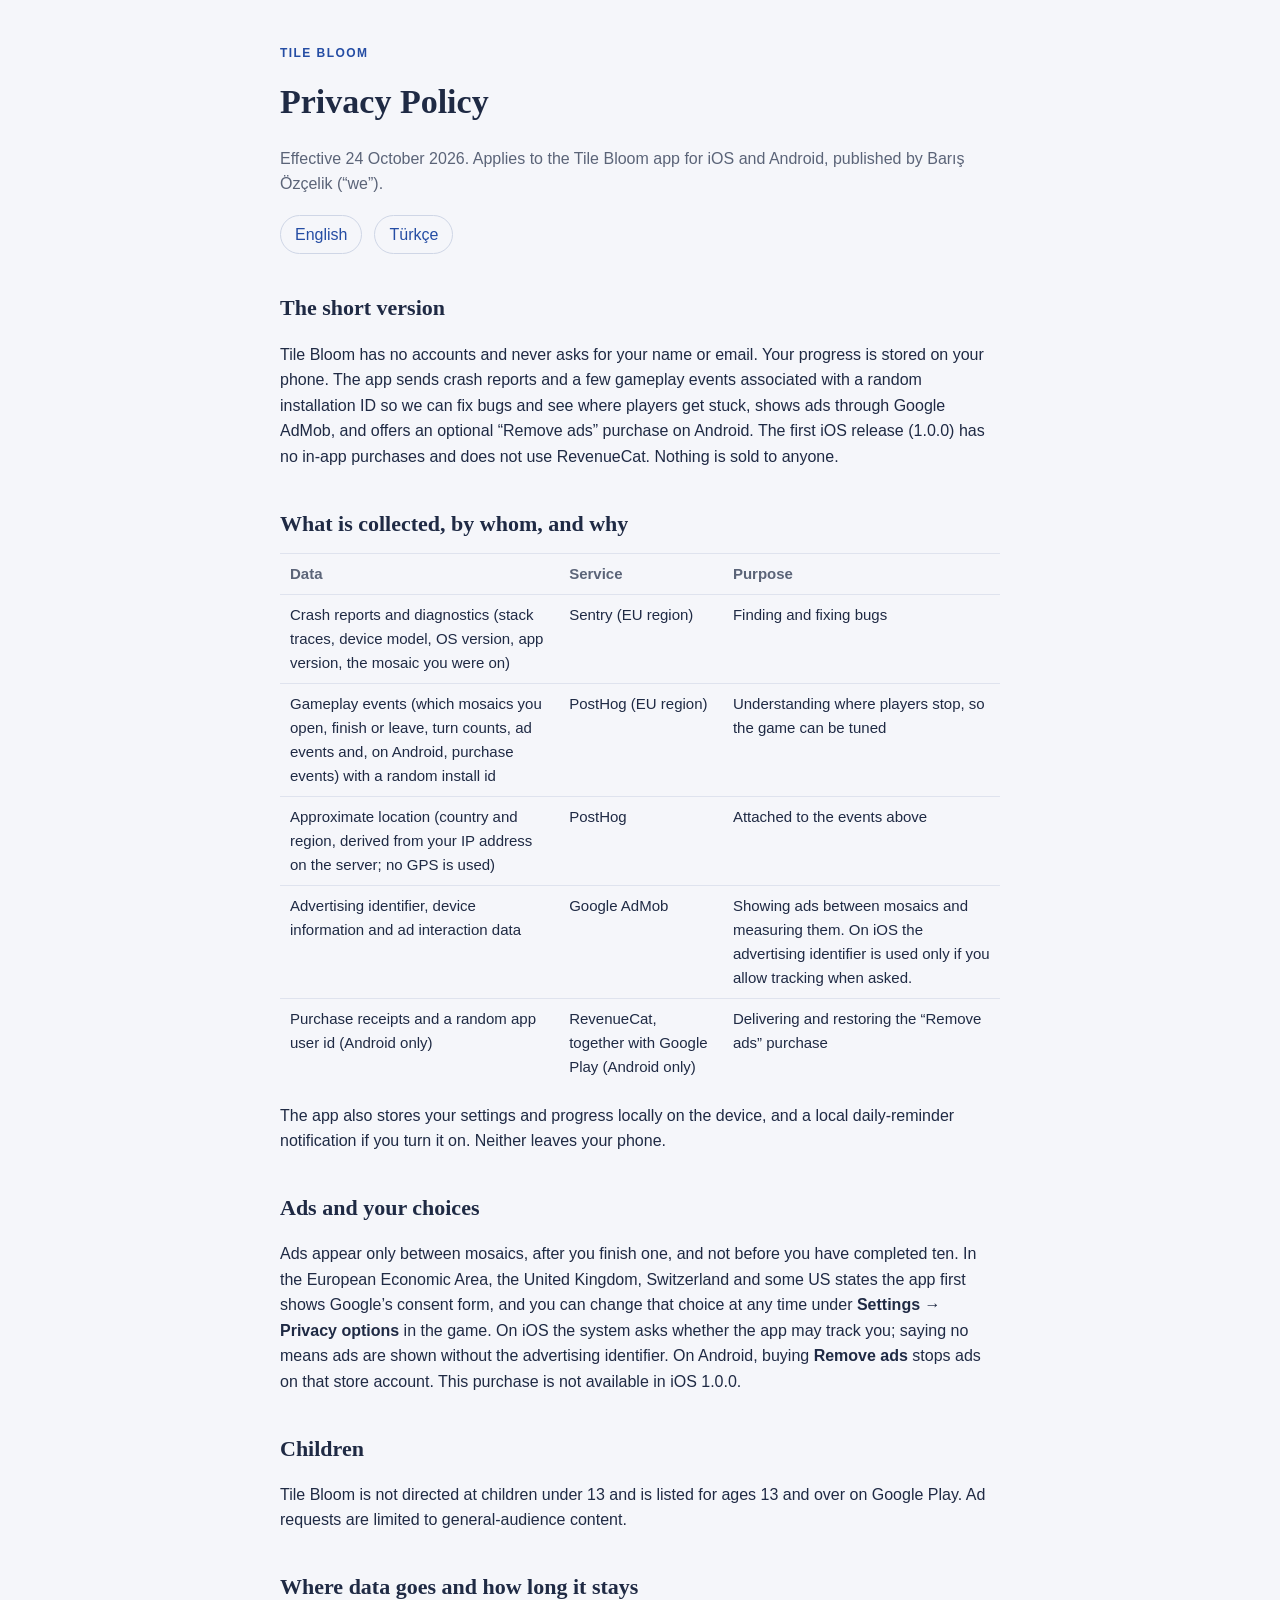
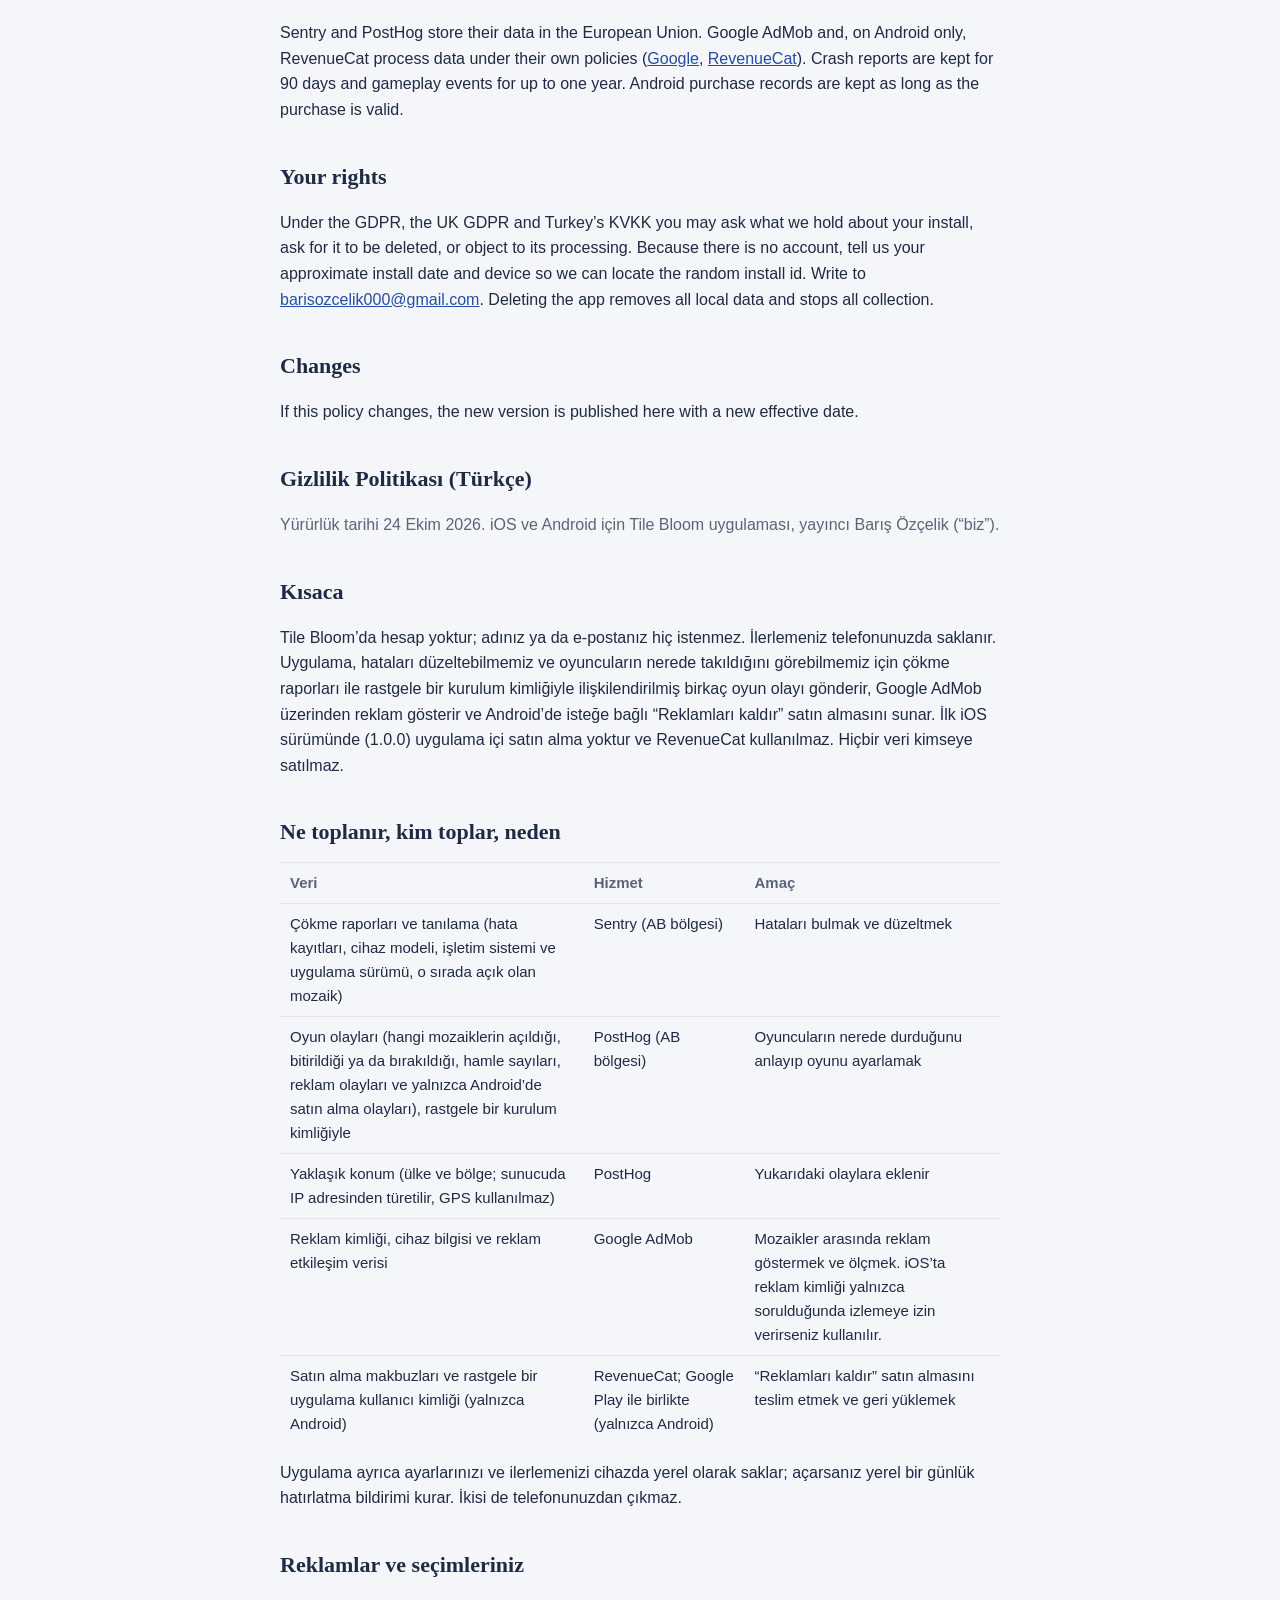
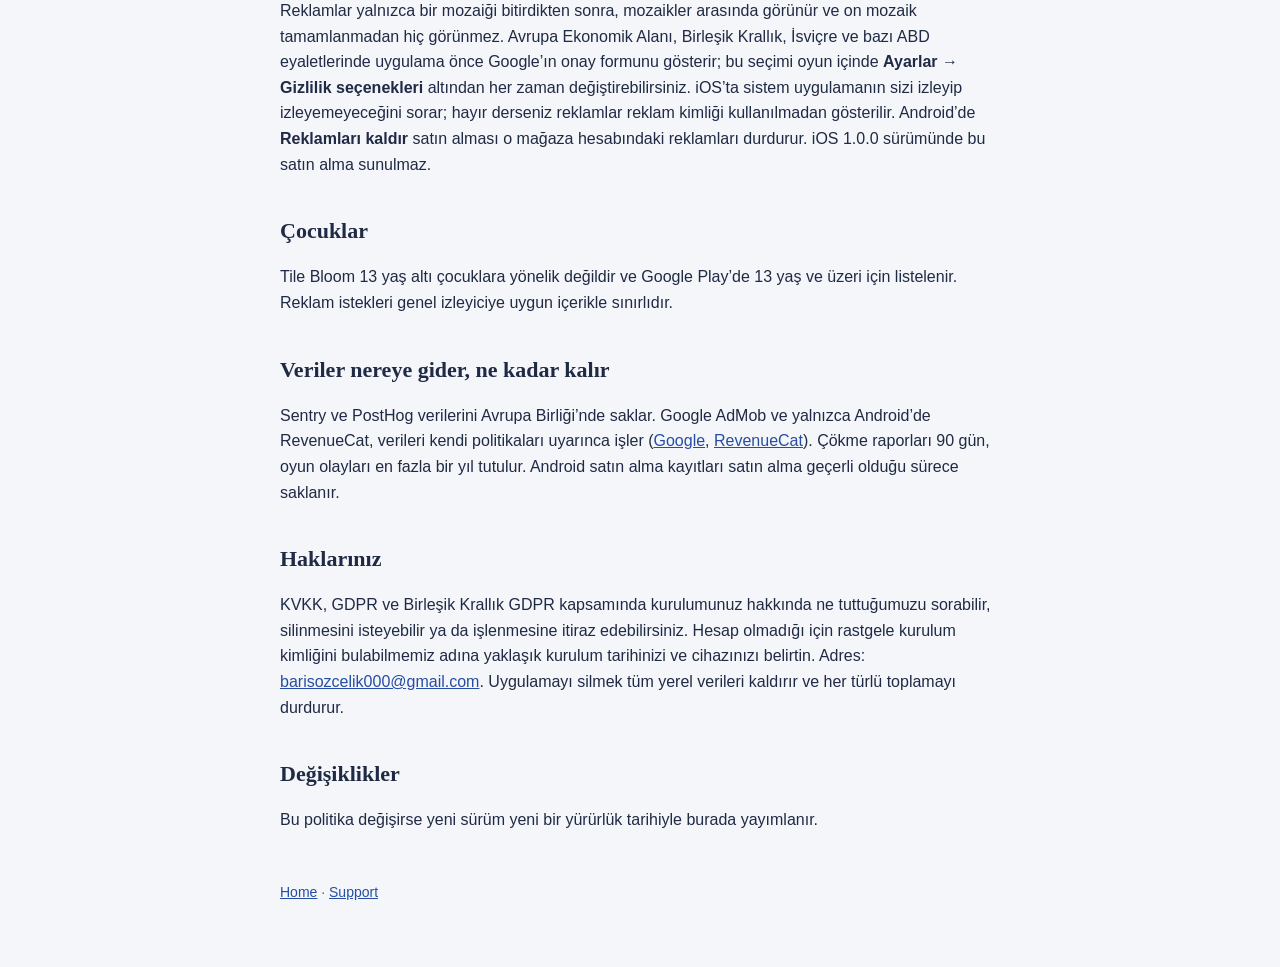
<file: tile-bloom/privacy.html>
<!doctype html>
<html lang="en"><head><meta charset="utf-8"><meta name="viewport" content="width=device-width, initial-scale=1"><title>Tile Bloom – Privacy Policy</title><link rel="stylesheet" href="../style.css"></head>
<body><main>
<p class="kicker">Tile Bloom</p>
<h1>Privacy Policy</h1>
<p class="muted">Effective 24 October 2026. Applies to the Tile Bloom app for iOS and Android, published by Barış Özçelik (“we”).</p>
<div class="lang"><a href="#en">English</a><a href="#tr">Türkçe</a></div>

<section id="en">
<h2>The short version</h2>
<p>Tile Bloom has no accounts and never asks for your name or email. Your progress is stored on your phone. The app sends crash reports and a few gameplay events associated with a random installation ID so we can fix bugs and see where players get stuck, shows ads through Google AdMob, and offers an optional “Remove ads” purchase on Android. The first iOS release (1.0.0) has no in-app purchases and does not use RevenueCat. Nothing is sold to anyone.</p>

<h2>What is collected, by whom, and why</h2>
<table>
<tr><th>Data</th><th>Service</th><th>Purpose</th></tr>
<tr><td>Crash reports and diagnostics (stack traces, device model, OS version, app version, the mosaic you were on)</td><td>Sentry (EU region)</td><td>Finding and fixing bugs</td></tr>
<tr><td>Gameplay events (which mosaics you open, finish or leave, turn counts, ad events and, on Android, purchase events) with a random install id</td><td>PostHog (EU region)</td><td>Understanding where players stop, so the game can be tuned</td></tr>
<tr><td>Approximate location (country and region, derived from your IP address on the server; no GPS is used)</td><td>PostHog</td><td>Attached to the events above</td></tr>
<tr><td>Advertising identifier, device information and ad interaction data</td><td>Google AdMob</td><td>Showing ads between mosaics and measuring them. On iOS the advertising identifier is used only if you allow tracking when asked.</td></tr>
<tr><td>Purchase receipts and a random app user id (Android only)</td><td>RevenueCat, together with Google Play (Android only)</td><td>Delivering and restoring the “Remove ads” purchase</td></tr>
</table>
<p>The app also stores your settings and progress locally on the device, and a local daily-reminder notification if you turn it on. Neither leaves your phone.</p>

<h2>Ads and your choices</h2>
<p>Ads appear only between mosaics, after you finish one, and not before you have completed ten. In the European Economic Area, the United Kingdom, Switzerland and some US states the app first shows Google’s consent form, and you can change that choice at any time under <strong>Settings → Privacy options</strong> in the game. On iOS the system asks whether the app may track you; saying no means ads are shown without the advertising identifier. On Android, buying <strong>Remove ads</strong> stops ads on that store account. This purchase is not available in iOS 1.0.0.</p>

<h2>Children</h2>
<p>Tile Bloom is not directed at children under 13 and is listed for ages 13 and over on Google Play. Ad requests are limited to general-audience content.</p>

<h2>Where data goes and how long it stays</h2>
<p>Sentry and PostHog store their data in the European Union. Google AdMob and, on Android only, RevenueCat process data under their own policies (<a href="https://policies.google.com/privacy">Google</a>, <a href="https://www.revenuecat.com/privacy">RevenueCat</a>). Crash reports are kept for 90 days and gameplay events for up to one year. Android purchase records are kept as long as the purchase is valid.</p>

<h2>Your rights</h2>
<p>Under the GDPR, the UK GDPR and Turkey’s KVKK you may ask what we hold about your install, ask for it to be deleted, or object to its processing. Because there is no account, tell us your approximate install date and device so we can locate the random install id. Write to <a href="mailto:barisozcelik000@gmail.com">barisozcelik000@gmail.com</a>. Deleting the app removes all local data and stops all collection.</p>

<h2>Changes</h2>
<p>If this policy changes, the new version is published here with a new effective date.</p>
</section>

<section id="tr" lang="tr">
<h2>Gizlilik Politikası (Türkçe)</h2>
<p class="muted">Yürürlük tarihi 24 Ekim 2026. iOS ve Android için Tile Bloom uygulaması, yayıncı Barış Özçelik (“biz”).</p>

<h2>Kısaca</h2>
<p>Tile Bloom’da hesap yoktur; adınız ya da e-postanız hiç istenmez. İlerlemeniz telefonunuzda saklanır. Uygulama, hataları düzeltebilmemiz ve oyuncuların nerede takıldığını görebilmemiz için çökme raporları ile rastgele bir kurulum kimliğiyle ilişkilendirilmiş birkaç oyun olayı gönderir, Google AdMob üzerinden reklam gösterir ve Android’de isteğe bağlı “Reklamları kaldır” satın almasını sunar. İlk iOS sürümünde (1.0.0) uygulama içi satın alma yoktur ve RevenueCat kullanılmaz. Hiçbir veri kimseye satılmaz.</p>

<h2>Ne toplanır, kim toplar, neden</h2>
<table>
<tr><th>Veri</th><th>Hizmet</th><th>Amaç</th></tr>
<tr><td>Çökme raporları ve tanılama (hata kayıtları, cihaz modeli, işletim sistemi ve uygulama sürümü, o sırada açık olan mozaik)</td><td>Sentry (AB bölgesi)</td><td>Hataları bulmak ve düzeltmek</td></tr>
<tr><td>Oyun olayları (hangi mozaiklerin açıldığı, bitirildiği ya da bırakıldığı, hamle sayıları, reklam olayları ve yalnızca Android’de satın alma olayları), rastgele bir kurulum kimliğiyle</td><td>PostHog (AB bölgesi)</td><td>Oyuncuların nerede durduğunu anlayıp oyunu ayarlamak</td></tr>
<tr><td>Yaklaşık konum (ülke ve bölge; sunucuda IP adresinden türetilir, GPS kullanılmaz)</td><td>PostHog</td><td>Yukarıdaki olaylara eklenir</td></tr>
<tr><td>Reklam kimliği, cihaz bilgisi ve reklam etkileşim verisi</td><td>Google AdMob</td><td>Mozaikler arasında reklam göstermek ve ölçmek. iOS’ta reklam kimliği yalnızca sorulduğunda izlemeye izin verirseniz kullanılır.</td></tr>
<tr><td>Satın alma makbuzları ve rastgele bir uygulama kullanıcı kimliği (yalnızca Android)</td><td>RevenueCat; Google Play ile birlikte (yalnızca Android)</td><td>“Reklamları kaldır” satın almasını teslim etmek ve geri yüklemek</td></tr>
</table>
<p>Uygulama ayrıca ayarlarınızı ve ilerlemenizi cihazda yerel olarak saklar; açarsanız yerel bir günlük hatırlatma bildirimi kurar. İkisi de telefonunuzdan çıkmaz.</p>

<h2>Reklamlar ve seçimleriniz</h2>
<p>Reklamlar yalnızca bir mozaiği bitirdikten sonra, mozaikler arasında görünür ve on mozaik tamamlanmadan hiç görünmez. Avrupa Ekonomik Alanı, Birleşik Krallık, İsviçre ve bazı ABD eyaletlerinde uygulama önce Google’ın onay formunu gösterir; bu seçimi oyun içinde <strong>Ayarlar → Gizlilik seçenekleri</strong> altından her zaman değiştirebilirsiniz. iOS’ta sistem uygulamanın sizi izleyip izleyemeyeceğini sorar; hayır derseniz reklamlar reklam kimliği kullanılmadan gösterilir. Android’de <strong>Reklamları kaldır</strong> satın alması o mağaza hesabındaki reklamları durdurur. iOS 1.0.0 sürümünde bu satın alma sunulmaz.</p>

<h2>Çocuklar</h2>
<p>Tile Bloom 13 yaş altı çocuklara yönelik değildir ve Google Play’de 13 yaş ve üzeri için listelenir. Reklam istekleri genel izleyiciye uygun içerikle sınırlıdır.</p>

<h2>Veriler nereye gider, ne kadar kalır</h2>
<p>Sentry ve PostHog verilerini Avrupa Birliği’nde saklar. Google AdMob ve yalnızca Android’de RevenueCat, verileri kendi politikaları uyarınca işler (<a href="https://policies.google.com/privacy">Google</a>, <a href="https://www.revenuecat.com/privacy">RevenueCat</a>). Çökme raporları 90 gün, oyun olayları en fazla bir yıl tutulur. Android satın alma kayıtları satın alma geçerli olduğu sürece saklanır.</p>

<h2>Haklarınız</h2>
<p>KVKK, GDPR ve Birleşik Krallık GDPR kapsamında kurulumunuz hakkında ne tuttuğumuzu sorabilir, silinmesini isteyebilir ya da işlenmesine itiraz edebilirsiniz. Hesap olmadığı için rastgele kurulum kimliğini bulabilmemiz adına yaklaşık kurulum tarihinizi ve cihazınızı belirtin. Adres: <a href="mailto:barisozcelik000@gmail.com">barisozcelik000@gmail.com</a>. Uygulamayı silmek tüm yerel verileri kaldırır ve her türlü toplamayı durdurur.</p>

<h2>Değişiklikler</h2>
<p>Bu politika değişirse yeni sürüm yeni bir yürürlük tarihiyle burada yayımlanır.</p>
</section>

<footer><a href="index.html">Home</a> · <a href="support.html">Support</a></footer>
</main></body></html>
</file>
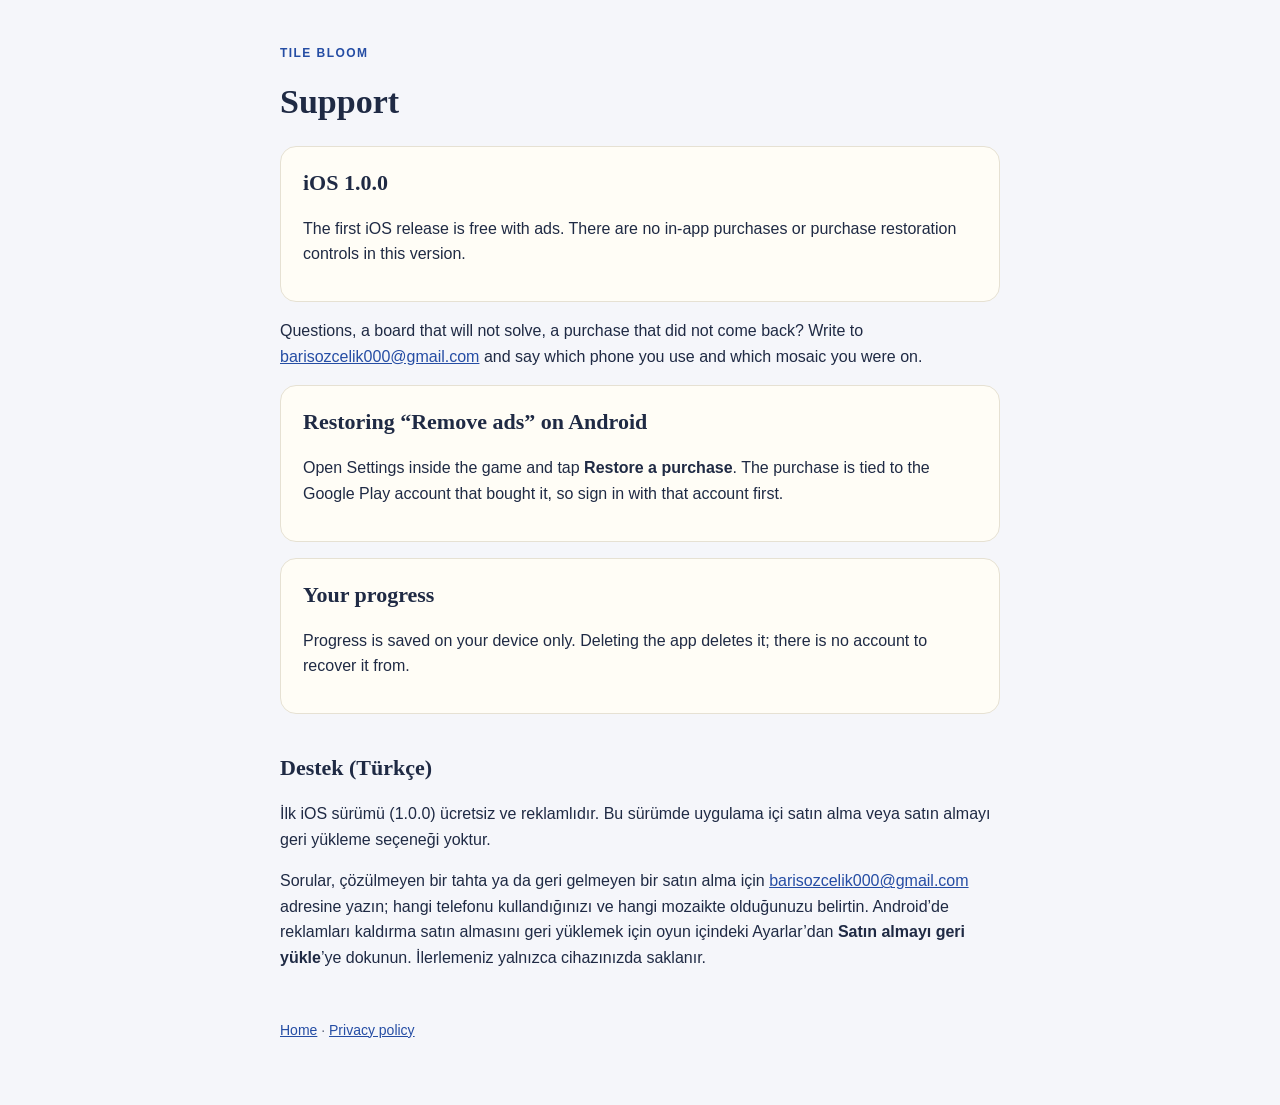
<file: tile-bloom/support.html>
<!doctype html>
<html lang="en"><head><meta charset="utf-8"><meta name="viewport" content="width=device-width, initial-scale=1"><title>Tile Bloom – Support</title><link rel="stylesheet" href="../style.css"></head>
<body><main>
<p class="kicker">Tile Bloom</p>
<h1>Support</h1>
<div class="card"><h2 style="margin-top:0">iOS 1.0.0</h2><p>The first iOS release is free with ads. There are no in-app purchases or purchase restoration controls in this version.</p></div>
<p>Questions, a board that will not solve, a purchase that did not come back? Write to <a href="mailto:barisozcelik000@gmail.com">barisozcelik000@gmail.com</a> and say which phone you use and which mosaic you were on.</p>
<div class="card"><h2 style="margin-top:0">Restoring “Remove ads” on Android</h2><p>Open Settings inside the game and tap <strong>Restore a purchase</strong>. The purchase is tied to the Google Play account that bought it, so sign in with that account first.</p></div>
<div class="card"><h2 style="margin-top:0">Your progress</h2><p>Progress is saved on your device only. Deleting the app deletes it; there is no account to recover it from.</p></div>
<h2 lang="tr">Destek (Türkçe)</h2>
<p lang="tr">İlk iOS sürümü (1.0.0) ücretsiz ve reklamlıdır. Bu sürümde uygulama içi satın alma veya satın almayı geri yükleme seçeneği yoktur.</p>
<p lang="tr">Sorular, çözülmeyen bir tahta ya da geri gelmeyen bir satın alma için <a href="mailto:barisozcelik000@gmail.com">barisozcelik000@gmail.com</a> adresine yazın; hangi telefonu kullandığınızı ve hangi mozaikte olduğunuzu belirtin. Android’de reklamları kaldırma satın almasını geri yüklemek için oyun içindeki Ayarlar’dan <strong>Satın almayı geri yükle</strong>’ye dokunun. İlerlemeniz yalnızca cihazınızda saklanır.</p>
<footer><a href="index.html">Home</a> · <a href="privacy.html">Privacy policy</a></footer>
</main></body></html>
</file>
<file: style.css>
:root { color-scheme: light; --ink: #1f2a44; --muted: #5b6478; --accent: #254da4; --bg: #f5f6fa; --card: #fffdf6; }
body { margin: 0; padding: 32px 20px 64px; background: var(--bg); color: var(--ink); font: 16px/1.6 -apple-system, "Segoe UI", Roboto, sans-serif; }
main { max-width: 720px; margin: 0 auto; }
h1 { font-family: Georgia, "Times New Roman", serif; font-weight: 600; font-size: 34px; margin: 0 0 6px; }
h2 { font-family: Georgia, serif; font-weight: 600; font-size: 22px; margin: 36px 0 8px; }
.kicker { color: var(--accent); letter-spacing: .12em; text-transform: uppercase; font-size: 12px; font-weight: 600; }
.muted { color: var(--muted); }
nav a { margin-right: 18px; color: var(--accent); }
a { color: var(--accent); }
table { border-collapse: collapse; width: 100%; margin: 12px 0; font-size: 15px; }
th, td { text-align: left; vertical-align: top; padding: 8px 10px; border-top: 1px solid #dfe3ee; }
th { color: var(--muted); font-weight: 600; }
.card { background: var(--card); border: 1px solid #e6e1d3; border-radius: 16px; padding: 18px 22px; margin: 16px 0; }
.lang { display: flex; gap: 12px; margin: 18px 0 28px; }
.lang a { padding: 6px 14px; border: 1px solid #cfd6e6; border-radius: 20px; text-decoration: none; }
footer { margin-top: 48px; color: var(--muted); font-size: 14px; }
</file>
